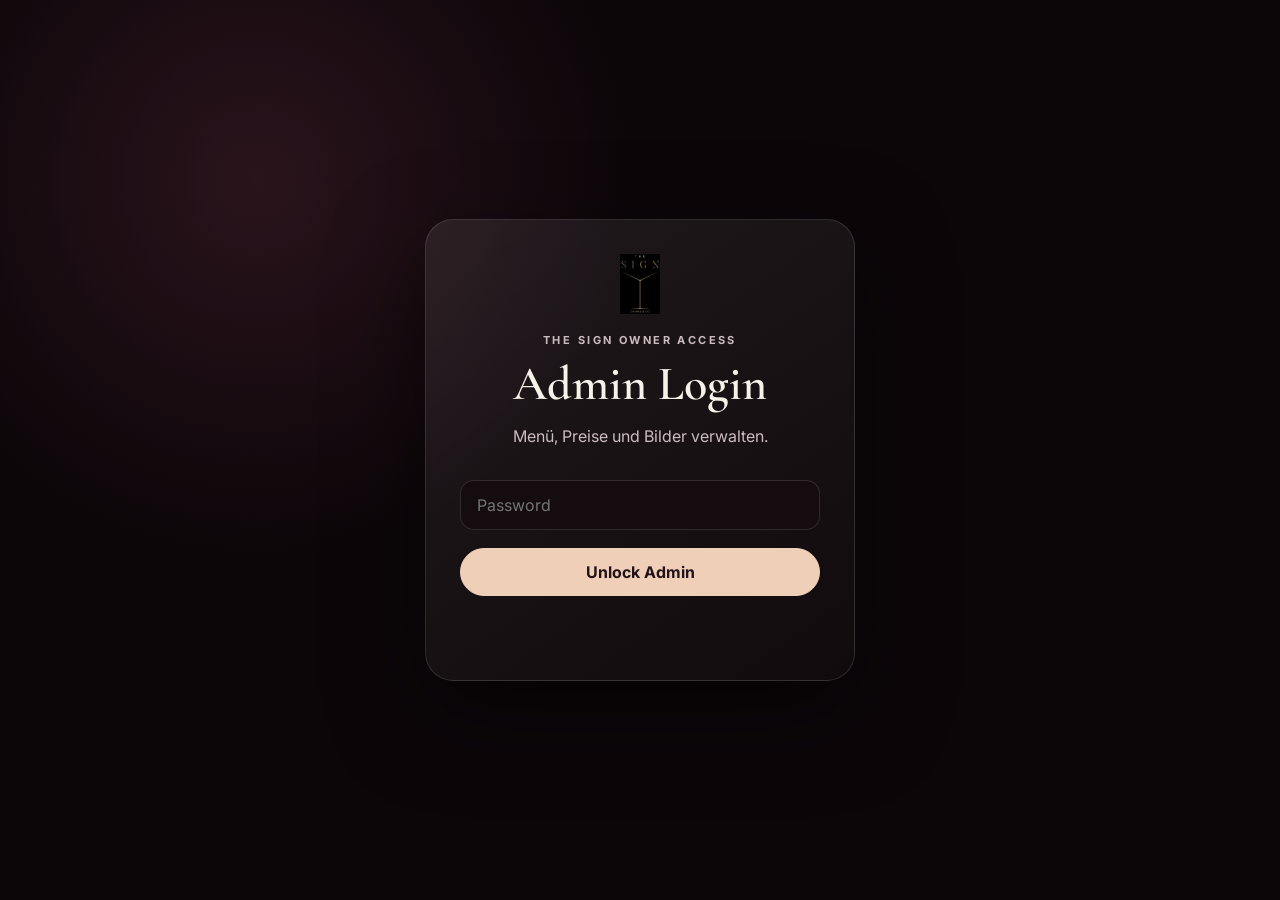
<file: admin.html>
<!doctype html>
<html lang="de"><head><meta charset="utf-8"><meta name="viewport" content="width=device-width,initial-scale=1">
<title>The Sign Admin Pro</title><link rel="stylesheet" href="style.css"></head>
<body class="admin-v12 admin-locked">
<div id="loginGate" class="login-gate">
  <form id="loginForm" class="login-card">
    <img class="logo-mark" src="logo.png" alt="The Sign">
    <p class="eyebrow">THE SIGN OWNER ACCESS</p><h1>Admin Login</h1>
    <p>Menü, Preise und Bilder verwalten.</p>
    <input id="adminPassword" type="password" autocomplete="current-password" placeholder="Password" required>
    <button class="primary full" type="submit">Unlock Admin</button><p id="loginError" class="login-error"></p>
  </form>
</div>
<div id="adminApp" hidden>
<header class="admin-head"><a class="brand" href="index.html"><img class="logo-mark" src="logo.png" alt="The Sign"><span><b>The Sign</b><small>Admin Pro V13</small></span></a><div class="admin-head-actions"><a class="admin-preview" href="member-admin.html">Member Scanner</a><a class="admin-preview" href="index.html">Menü ansehen ↗</a></div></header>
<main class="admin-pro-shell">
<section class="admin-pro-hero"><div><p class="eyebrow">OWNER CONTROL PANEL</p><h1>Digital Menu verwalten</h1><p>Produkte hinzufügen, Preise ändern, ausblenden und Bilder hinterlegen.</p></div><div class="admin-local-warning"><b>Wichtig</b><span>„Lokal speichern“ aktualisiert dieses Gerät sofort. Für die öffentliche Website: „Website-Daten herunterladen“ klicken und die Datei live-menu-data.js in GitHub ersetzen.</span></div></section>

<div class="admin-pro-toolbar">
  <button id="addItem" class="primary">+ Neues Produkt</button>
  <button id="saveAll">Lokal speichern</button>
  <button id="publishData" class="primary">Website-Daten herunterladen</button>
  <button id="exportBtn">Backup exportieren</button>
  <label class="file-button">Backup importieren<input type="file" id="importFile" accept=".json"></label>
  <button id="resetBtn" class="danger-soft">Original wiederherstellen</button>
</div>

<div class="admin-pro-filters">
  <input id="adminSearch" type="search" placeholder="Produkt suchen…">
  <select id="typeFilter"><option value="all">Alle Bereiche</option><option value="cocktail">Cocktails</option><option value="catalog">Drinks & Essen</option></select>
  <select id="categoryFilter"><option value="all">Alle Kategorien</option></select>
  <span id="itemCount"></span>
</div>

<div id="editorList" class="admin-editor-list"></div>
</main>
<div id="status" class="admin-status">Gespeichert</div>
</div>

<script src="menu-data.js"></script><script src="live-menu-data.js"></script><script src="v11-data.js"></script><script src="shared.js"></script>
<script>
const ADMIN_PASSWORD_HASH="75db4c6d77590c809ea70760e0025eccb754294dca0f5455eacd1fd7528aad87";
const ADMIN_SESSION_KEY="the-sign-admin-unlocked";
let menuData=loadMenuData();
let catalogData=loadCatalogData();

const $=id=>document.getElementById(id);
const esc=s=>String(s??'').replaceAll('&','&amp;').replaceAll('"','&quot;').replaceAll('<','&lt;').replaceAll('>','&gt;');
const slug=s=>String(s||'item').normalize('NFD').replace(/[\u0300-\u036f]/g,'').toLowerCase().replace(/[^a-z0-9]+/g,'-').replace(/^-|-$/g,'');
function allRecords(){
 return [
  ...menuData.drinks.map(x=>({source:'cocktail',data:x})),
  ...catalogData.map(x=>({source:'catalog',data:x}))
 ];
}
function categories(){return [...new Set(allRecords().map(x=>x.data.category).filter(Boolean))].sort()}
function updateCategoryFilter(){
 const selected=$('categoryFilter').value;
 $('categoryFilter').innerHTML='<option value="all">Alle Kategorien</option>'+categories().map(c=>`<option value="${esc(c)}">${esc(c)}</option>`).join('');
 if([...$('categoryFilter').options].some(o=>o.value===selected))$('categoryFilter').value=selected;
}
function recordCard(rec){
 const d=rec.data, isCocktail=rec.source==='cocktail';
 const img=d.image||(isCocktail?`images/cocktails/${slug(d.name)}.jpg`:'');
 return `<article class="admin-product" data-source="${rec.source}" data-id="${esc(d.id)}">
  <div class="admin-product-top">
   <div class="admin-thumb"><img src="${esc(img)}" alt="" onerror="this.style.display='none'"><span>PHOTO</span></div>
   <div class="admin-product-title"><span class="admin-source">${isCocktail?'COCKTAIL':'MENU ITEM'}</span><h2>${esc(d.name||'Neues Produkt')}</h2><small>${esc(d.category||'Ohne Kategorie')} · ${euro(d.price||0)}</small></div>
   <label class="admin-visible"><input class="f-visible" type="checkbox" ${d.visible!==false?'checked':''}><span>Sichtbar</span></label>
   <button type="button" class="admin-collapse" aria-label="Öffnen">⌄</button>
  </div>
  <div class="admin-product-body">
   <div class="admin-form-grid">
    <label>Name<input class="f-name" value="${esc(d.name)}"></label>
    <label>Preis (€)<input class="f-price" type="number" min="0" step="0.1" value="${Number(d.price)||0}"></label>
    <label>Kategorie EN<input class="f-category" value="${esc(d.category)}"></label>
    <label>Kategorie DE<input class="f-category-de" value="${esc(d.category_de)}"></label>
    <label>Reihenfolge<input class="f-sort" type="number" value="${d.sort??999}"></label>
    <label>Menge / Größe<input class="f-volume" value="${esc(d.volume||'')}" placeholder="z. B. 0,33 l"></label>
    <label class="wide">Beschreibung EN<textarea class="f-desc">${esc(d.desc||'')}</textarea></label>
    <label class="wide">Beschreibung DE<textarea class="f-desc-de">${esc(d.desc_de||'')}</textarea></label>
    <label>Allergene<input class="f-allergens" value="${esc(d.allergens||'')}"></label>
    <label class="wide">Bildpfad / Bild-URL<input class="f-image" value="${esc(d.image||'')}" placeholder="images/food/example.jpg"></label>
    <label class="wide upload-label">Bild in diesem Browser auswählen<input class="f-upload" type="file" accept="image/*"><small>Nur lokal gespeichert; für alle Gäste das Bild später in GitHub hochladen.</small></label>
   </div>
   <div class="admin-card-actions"><button type="button" class="duplicateItem">Duplizieren</button><button type="button" class="deleteItem danger-soft">Löschen</button></div>
  </div>
 </article>`;
}
function render(){
 updateCategoryFilter();
 const q=$('adminSearch').value.trim().toLowerCase(), type=$('typeFilter').value, cat=$('categoryFilter').value;
 const rows=allRecords().filter(r=>{
  const d=r.data, hay=[d.name,d.category,d.category_de,d.desc,d.desc_de].join(' ').toLowerCase();
  return (!q||hay.includes(q))&&(type==='all'||r.source===type)&&(cat==='all'||d.category===cat);
 }).sort((a,b)=>bySort(a.data,b.data));
 $('editorList').innerHTML=rows.map(recordCard).join('');
 $('itemCount').textContent=`${rows.length} Produkte`;
}
function findRecord(card){
 const list=card.dataset.source==='cocktail'?menuData.drinks:catalogData;
 return list.find(x=>x.id===card.dataset.id);
}
function collectCard(card){
 const d=findRecord(card); if(!d)return;
 d.visible=card.querySelector('.f-visible').checked;
 d.name=card.querySelector('.f-name').value.trim()||'Unnamed item';
 d.price=Number(card.querySelector('.f-price').value)||0;
 d.category=card.querySelector('.f-category').value.trim();
 d.category_de=card.querySelector('.f-category-de').value.trim();
 d.sort=Number(card.querySelector('.f-sort').value)||999;
 d.volume=card.querySelector('.f-volume').value.trim();
 d.desc=card.querySelector('.f-desc').value.trim(); d.desc_de=card.querySelector('.f-desc-de').value.trim();
 d.allergens=card.querySelector('.f-allergens').value.trim(); d.image=card.querySelector('.f-image').value.trim();
}
function collectAll(){document.querySelectorAll('.admin-product').forEach(collectCard)}
function save(show=true){collectAll();saveMenuData(menuData);saveCatalogData(catalogData);if(show){$('status').classList.add('show');setTimeout(()=>$('status').classList.remove('show'),1200)}}
function makeNew(){
 const now=Date.now();
 catalogData.push({id:'item-'+now,name:'Neues Produkt',category:'Kitchen',category_de:'Küche',price:0,volume:'',desc:'',desc_de:'',allergens:'',image:'',visible:true,sort:999});
 save(false);$('adminSearch').value='';$('typeFilter').value='catalog';$('categoryFilter').value='all';render();
 const card=document.querySelector(`[data-id="item-${now}"]`);card?.scrollIntoView({behavior:'smooth',block:'center'});card?.classList.add('expanded');card?.querySelector('.f-name')?.select();
}
$('editorList').addEventListener('click',e=>{
 const card=e.target.closest('.admin-product');if(!card)return;
 if(e.target.closest('.admin-collapse')||e.target.closest('.admin-product-title')||e.target.closest('.admin-thumb')){card.classList.toggle('expanded');return}
 if(e.target.closest('.deleteItem')){
  if(!confirm('Dieses Produkt wirklich löschen?'))return;
  const list=card.dataset.source==='cocktail'?menuData.drinks:catalogData;
  const idx=list.findIndex(x=>x.id===card.dataset.id);if(idx>=0)list.splice(idx,1);save(false);render();return;
 }
 if(e.target.closest('.duplicateItem')){
  collectCard(card);const d=findRecord(card),copy=JSON.parse(JSON.stringify(d));copy.id=(card.dataset.source==='cocktail'?'drink-':'item-')+Date.now();copy.name+=' Copy';copy.sort=(Number(copy.sort)||999)+1;
  (card.dataset.source==='cocktail'?menuData.drinks:catalogData).push(copy);save(false);render();return;
 }
});
$('editorList').addEventListener('change',e=>{
 if(!e.target.matches('.f-upload'))return;const file=e.target.files[0];if(!file)return;
 if(file.size>850000){alert('Bild ist zu groß. Bitte unter 850 KB verwenden.');e.target.value='';return}
 const card=e.target.closest('.admin-product'),reader=new FileReader();
 reader.onload=()=>{card.querySelector('.f-image').value=reader.result;const img=card.querySelector('.admin-thumb img');img.src=reader.result;img.style.display='block'};reader.readAsDataURL(file);
});
function downloadWebsiteData(){
 collectAll();save(false);
 const js='// Published from The Sign Admin on '+new Date().toISOString()+'\nwindow.LIVE_MENU_DATA='+JSON.stringify(menuData,null,2)+';\nwindow.LIVE_CATALOG_DATA='+JSON.stringify(catalogData,null,2)+';\n';
 const blob=new Blob([js],{type:'text/javascript;charset=utf-8'}),a=document.createElement('a');
 a.href=URL.createObjectURL(blob);a.download='live-menu-data.js';a.click();URL.revokeObjectURL(a.href);
 alert('live-menu-data.js wurde erstellt. Diese Datei in GitHub hochladen und die vorhandene Datei ersetzen.');
}
$('saveAll').onclick=()=>save();$('publishData').onclick=downloadWebsiteData;$('addItem').onclick=makeNew;
['adminSearch','typeFilter','categoryFilter'].forEach(id=>$(id).addEventListener(id==='adminSearch'?'input':'change',render));
$('exportBtn').onclick=()=>{collectAll();const payload={version:'V12',exportedAt:new Date().toISOString(),menuData,catalogData};const blob=new Blob([JSON.stringify(payload,null,2)],{type:'application/json'});const a=document.createElement('a');a.href=URL.createObjectURL(blob);a.download=`the-sign-menu-backup-${new Date().toISOString().slice(0,10)}.json`;a.click();URL.revokeObjectURL(a.href)};
$('importFile').onchange=async()=>{const f=$('importFile').files[0];if(!f)return;try{const p=JSON.parse(await f.text());if(!p.menuData?.drinks||!Array.isArray(p.catalogData))throw Error();menuData=p.menuData;catalogData=p.catalogData;save(false);render();alert('Backup importiert.')}catch{alert('Ungültige Backup-Datei.')}};
$('resetBtn').onclick=()=>{if(confirm('Alle lokalen Änderungen löschen und Original wiederherstellen?')){resetMenuData();resetCatalogData();menuData=loadMenuData();catalogData=loadCatalogData();render();save(false)}};
async function sha256(text){const bytes=new TextEncoder().encode(text),hash=await crypto.subtle.digest('SHA-256',bytes);return [...new Uint8Array(hash)].map(b=>b.toString(16).padStart(2,'0')).join('')}
function unlockAdmin(){document.body.classList.remove('admin-locked');$('loginGate').hidden=true;$('adminApp').hidden=false;render()}
if(sessionStorage.getItem(ADMIN_SESSION_KEY)==='yes')unlockAdmin();
$('loginForm').addEventListener('submit',async e=>{e.preventDefault();$('loginError').textContent='';if(await sha256($('adminPassword').value)===ADMIN_PASSWORD_HASH){sessionStorage.setItem(ADMIN_SESSION_KEY,'yes');unlockAdmin()}else{$('loginError').textContent='Incorrect password / Falsches Passwort';$('adminPassword').select()}});
</script></body></html>
</file>
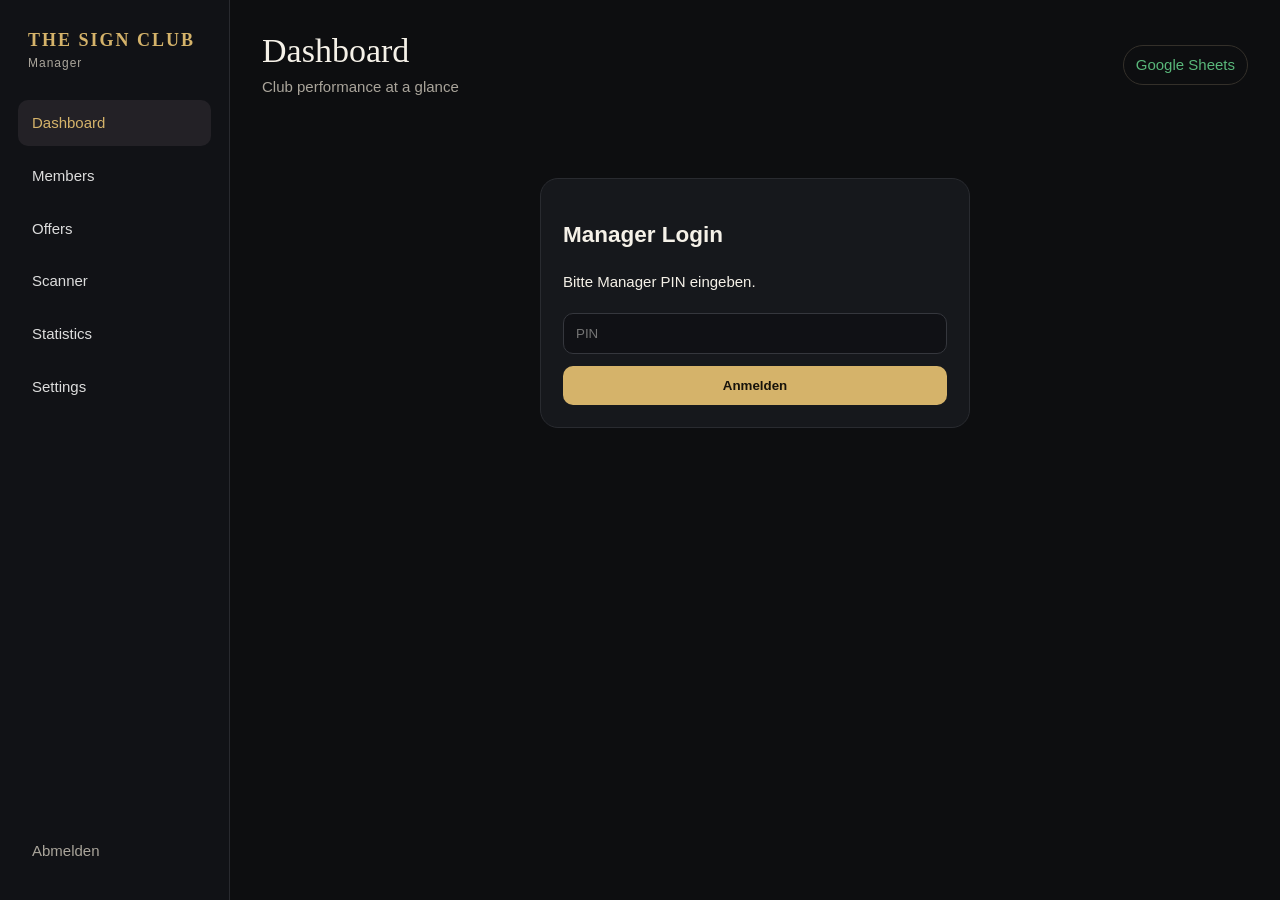
<file: club-manager.html>
<!doctype html><html lang="de"><head><meta charset="utf-8"><meta name="viewport" content="width=device-width,initial-scale=1"><title>THE SIGN CLUB Manager</title><link rel="stylesheet" href="club-manager.css"></head><body>
<div class="shell">
  <aside><div class="brand">THE SIGN CLUB<small>Manager</small></div><nav>
    <button data-view="dashboard" class="active">Dashboard</button><button data-view="members">Members</button><button data-view="offers">Offers</button><a href="member-admin.html">Scanner</a><button data-view="statistics">Statistics</button><button data-view="settings">Settings</button>
  </nav><button id="logout" class="logout">Abmelden</button></aside>
  <main><header><div><h1 id="title">Dashboard</h1><p id="subtitle">Club performance at a glance</p></div><span id="connection">Google Sheets</span></header>
    <section id="login" class="login card"><h2>Manager Login</h2><p>Bitte Manager PIN eingeben.</p><input id="pin" type="password" inputmode="text" autocapitalize="characters" placeholder="PIN"><button id="loginBtn" class="gold">Anmelden</button><div id="loginError"></div></section>
    <div id="app" hidden>
      <section id="dashboard" class="view"></section>
      <section id="members" class="view" hidden><div class="toolbar"><input id="memberSearch" placeholder="Name, Telefon, E-Mail oder Member ID"><button id="memberSearchBtn">Suchen</button></div><div class="table-wrap"><table><thead><tr><th>Member</th><th>Telefon</th><th>E-Mail</th><th>Birthday</th><th>Visits</th><th>Status</th></tr></thead><tbody id="memberRows"></tbody></table></div></section>
      <section id="offers" class="view" hidden><div class="toolbar"><button id="newOffer" class="gold">+ Neues Angebot</button></div><div id="offerCards" class="offer-grid"></div></section>
      <section id="statistics" class="view" hidden><div class="card"><h2>Statistics</h2><p>Die wichtigsten Kennzahlen werden im Dashboard angezeigt. Detaillierte Diagramme folgen in der nächsten Ausbaustufe.</p></div></section>
      <section id="settings" class="view" hidden><div class="settings-grid"><label>Staff PIN<input id="staffPin"></label><label>Welcome gültig (Tage)<input id="welcomeDays" type="number" min="1" max="365"></label><label>Neue Manager PIN (leer lassen = unverändert)<input id="newManagerPin" type="password" placeholder="mind. 6 Zeichen" autocomplete="new-password"></label><label>Sicherheits-Alarm E-Mail<input id="alertEmail" type="email" placeholder="leer = dein Google-Konto"></label><button id="saveSettings" class="gold">Speichern</button></div><h3>Letzte Sicherheitsereignisse</h3><div class="table-wrap"><table><thead><tr><th>Zeit</th><th>Typ</th><th>Details</th><th>Fehlversuche</th></tr></thead><tbody id="securityRows"></tbody></table></div></section>
    </div>
  </main>
</div>
<dialog id="offerDialog"><form method="dialog" id="offerForm"><div class="dialog-head"><h2>Angebot bearbeiten</h2><button value="cancel">×</button></div><input type="hidden" id="offerId"><div class="form-grid">
<label>Typ<select id="offerType"><option>Welcome</option><option>Birthday</option><option>Monthly Deal</option><option>Loyalty Reward</option><option>Event</option><option>General Promotion</option></select></label>
<label>Name DE<input id="nameDe" required></label><label>Name EN<input id="nameEn"></label><label>Produkt / Drink<input id="product"></label>
<label>Beschreibung DE<textarea id="descDe"></textarea></label><label>Beschreibung EN<textarea id="descEn"></textarea></label>
<label>Bild URL<input id="imageUrl"></label><label>Startdatum<input id="startDate" type="date"></label><label>Enddatum<input id="endDate" type="date"></label>
<label>Member Preis<input id="memberPrice" type="number" step="0.01"></label><label>Normalpreis<input id="normalPrice" type="number" step="0.01"></label>
<label class="check"><input id="memberOnly" type="checkbox" checked> Nur Mitglieder</label><label class="check"><input id="offerActive" type="checkbox" checked> Aktiv</label>
</div><div class="actions"><button value="cancel">Abbrechen</button><button id="saveOffer" value="default" class="gold">Speichern</button></div></form></dialog>
<script src="club-api.js"></script><script src="club-manager.js"></script></body></html>
</file>
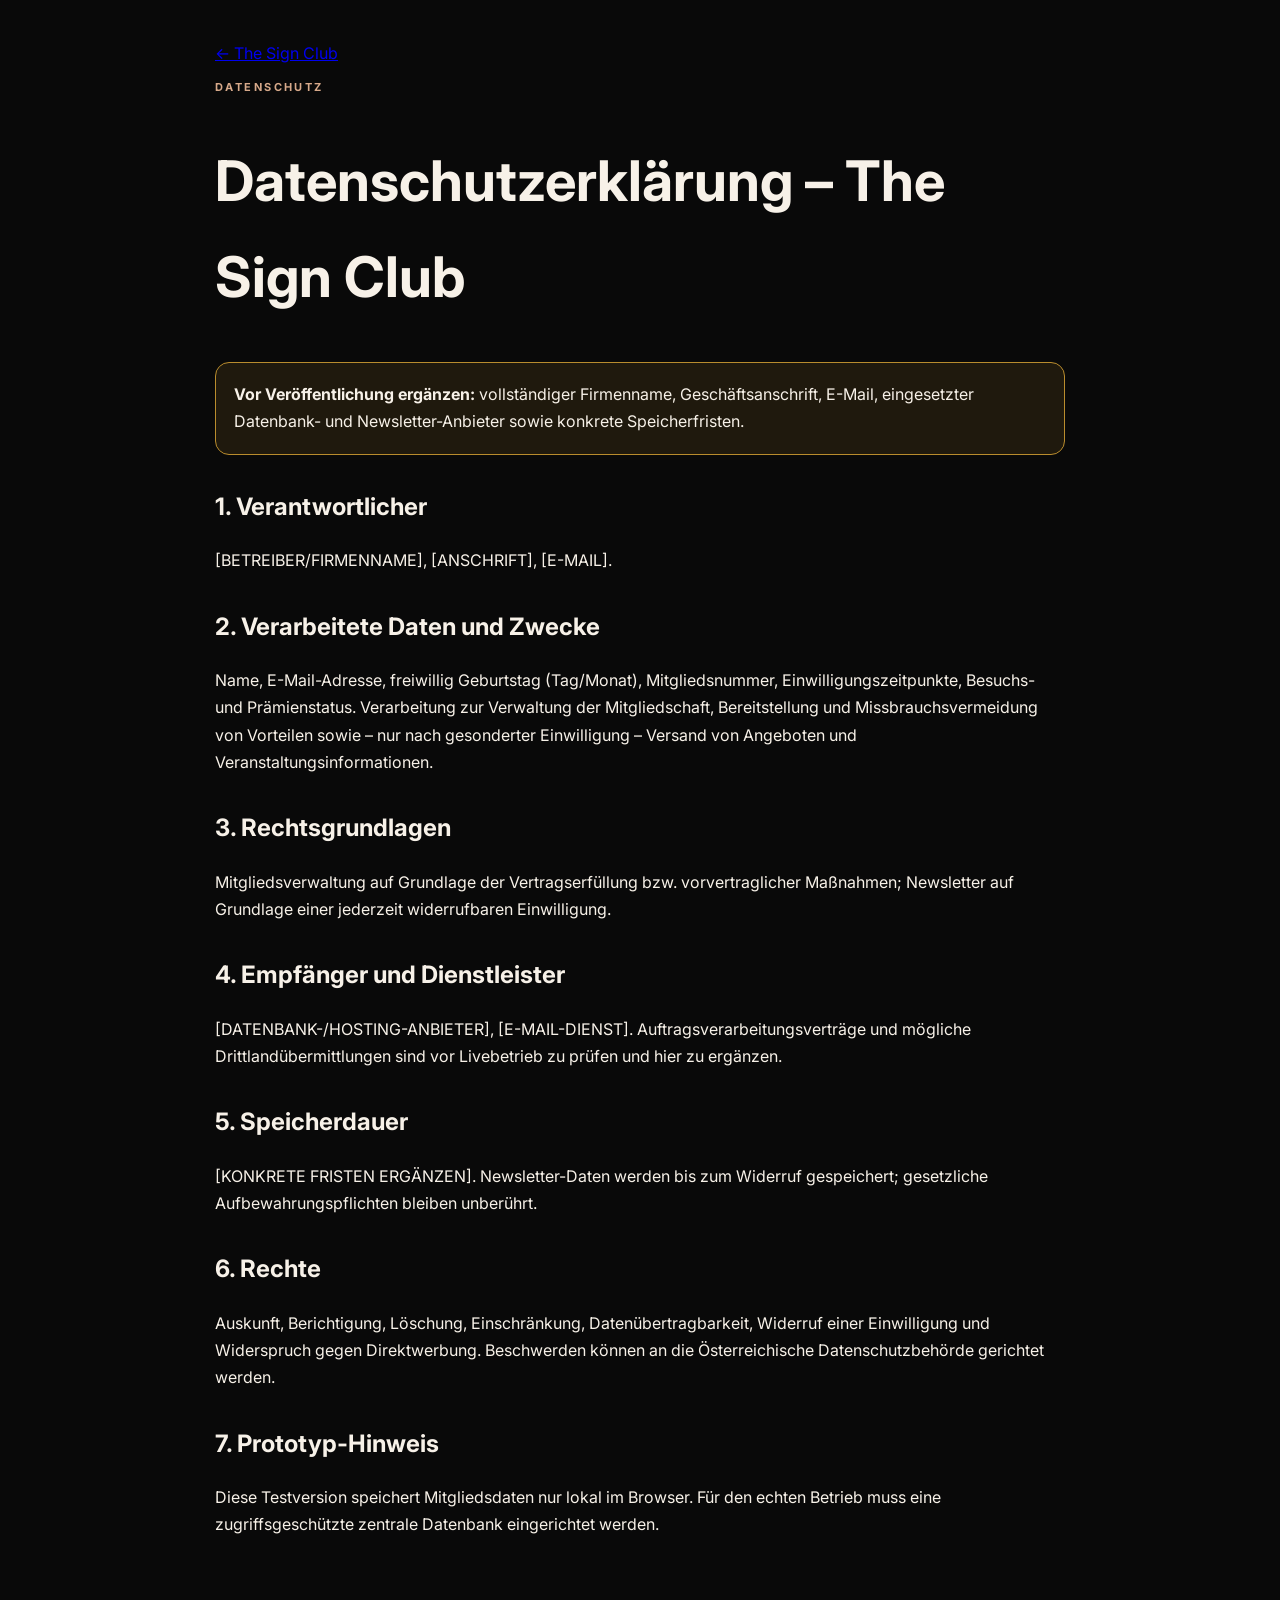
<file: datenschutz-club.html>
<!doctype html><html lang="de"><head><meta charset="utf-8"><meta name="viewport" content="width=device-width,initial-scale=1"><title>Datenschutz – The Sign Club</title><link rel="stylesheet" href="style.css"></head><body class="club-page"><main class="privacy-shell"><a href="member.html">← The Sign Club</a><p class="eyebrow">DATENSCHUTZ</p><h1>Datenschutzerklärung – The Sign Club</h1><div class="privacy-warning"><b>Vor Veröffentlichung ergänzen:</b> vollständiger Firmenname, Geschäftsanschrift, E-Mail, eingesetzter Datenbank- und Newsletter-Anbieter sowie konkrete Speicherfristen.</div><h2>1. Verantwortlicher</h2><p>[BETREIBER/FIRMENNAME], [ANSCHRIFT], [E-MAIL].</p><h2>2. Verarbeitete Daten und Zwecke</h2><p>Name, E-Mail-Adresse, freiwillig Geburtstag (Tag/Monat), Mitgliedsnummer, Einwilligungszeitpunkte, Besuchs- und Prämienstatus. Verarbeitung zur Verwaltung der Mitgliedschaft, Bereitstellung und Missbrauchsvermeidung von Vorteilen sowie – nur nach gesonderter Einwilligung – Versand von Angeboten und Veranstaltungsinformationen.</p><h2>3. Rechtsgrundlagen</h2><p>Mitgliedsverwaltung auf Grundlage der Vertragserfüllung bzw. vorvertraglicher Maßnahmen; Newsletter auf Grundlage einer jederzeit widerrufbaren Einwilligung.</p><h2>4. Empfänger und Dienstleister</h2><p>[DATENBANK-/HOSTING-ANBIETER], [E-MAIL-DIENST]. Auftragsverarbeitungsverträge und mögliche Drittlandübermittlungen sind vor Livebetrieb zu prüfen und hier zu ergänzen.</p><h2>5. Speicherdauer</h2><p>[KONKRETE FRISTEN ERGÄNZEN]. Newsletter-Daten werden bis zum Widerruf gespeichert; gesetzliche Aufbewahrungspflichten bleiben unberührt.</p><h2>6. Rechte</h2><p>Auskunft, Berichtigung, Löschung, Einschränkung, Datenübertragbarkeit, Widerruf einer Einwilligung und Widerspruch gegen Direktwerbung. Beschwerden können an die Österreichische Datenschutzbehörde gerichtet werden.</p><h2>7. Prototyp-Hinweis</h2><p>Diese Testversion speichert Mitgliedsdaten nur lokal im Browser. Für den echten Betrieb muss eine zugriffsgeschützte zentrale Datenbank eingerichtet werden.</p></main></body></html>
</file>
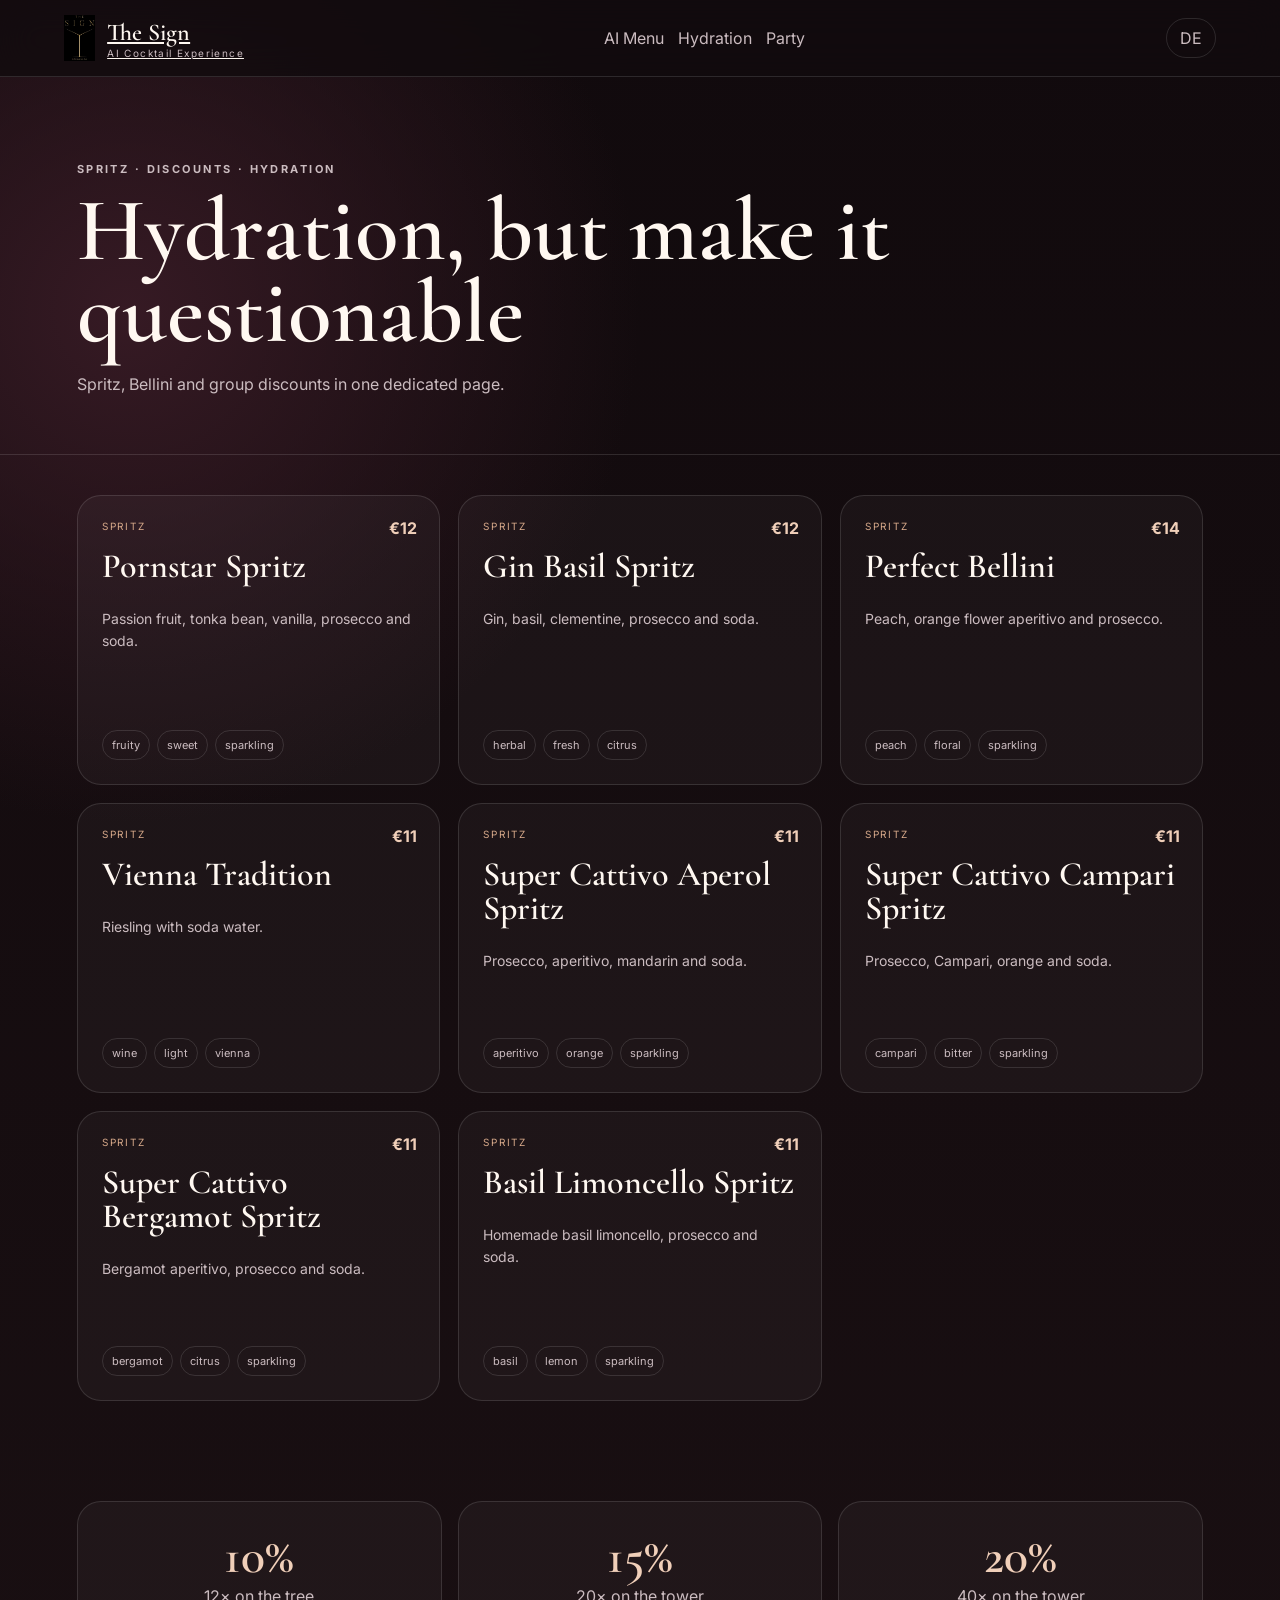
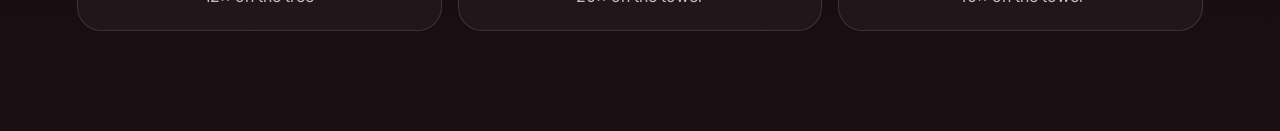
<file: hydration.html>
<!doctype html>
<html lang="en"><head><meta charset="utf-8"><meta name="viewport" content="width=device-width,initial-scale=1">
<title>Hydration — The Sign</title><link rel="stylesheet" href="style.css"></head>
<body class="page-shell">
<header><a class="brand" href="index.html"><img class="logo-mark" src="logo.png" alt="The Sign"><span><b>The Sign</b><small>AI Cocktail Experience</small></span></a>
<div class="nav-links"><a href="index.html">AI Menu</a><a href="hydration.html">Hydration</a><a href="party.html">Party</a></div>
<button id="langBtn" class="pill">DE</button></header>
<section class="page-hero"><p class="eyebrow">SPRITZ · DISCOUNTS · HYDRATION</p><h1 id="pageTitle"></h1><p id="pageLead"></p></section>
<section id="pageGrid" class="page-grid"></section>
<section id="discountBoard" class="discount-board"></section>
<script src="menu-data.js"></script><script src="shared.js"></script>
<script>
let data=loadMenuData(),lang=activeLang();
const ids=data.hydration_ids;
function render(){
 document.documentElement.lang=lang;
 langBtn.textContent=lang==='en'?'DE':'EN';
 pageTitle.textContent=lang==='en'?data.settings.hydrationPageTitle_en:data.settings.hydrationPageTitle_de;
 pageLead.textContent=lang==='en'?'Spritz, Bellini and group discounts in one dedicated page.':'Spritz, Bellini und Gruppenrabatte auf einer eigenen Seite.';
 const drinks=ids.map(id=>data.drinks.find(d=>d.id===id)).filter(Boolean).filter(d=>d.visible!==false).sort(bySort);
 pageGrid.innerHTML=drinks.map(d=>`<article class="special-card"><span class="cat">${lang==='de'?d.category_de:d.category}</span><span class="price">${euro(d.price)}</span><h3>${d.name}</h3><p>${lang==='de'?d.desc_de:d.desc}</p><div class="tags">${(lang==='de'?d.tags_de:d.tags).map(t=>`<span>${t}</span>`).join('')}</div></article>`).join('');
 discountBoard.innerHTML=data.settings.discounts.map(x=>`<article class="discount-card"><b>${x.value}%</b><span>${lang==='en'?x.label_en:x.label_de}</span></article>`).join('');
}
langBtn.onclick=()=>{lang=lang==='en'?'de':'en';setActiveLang(lang);render()};
window.addEventListener('storage',()=>{data=loadMenuData();render()});
render();
</script></body></html>
</file>
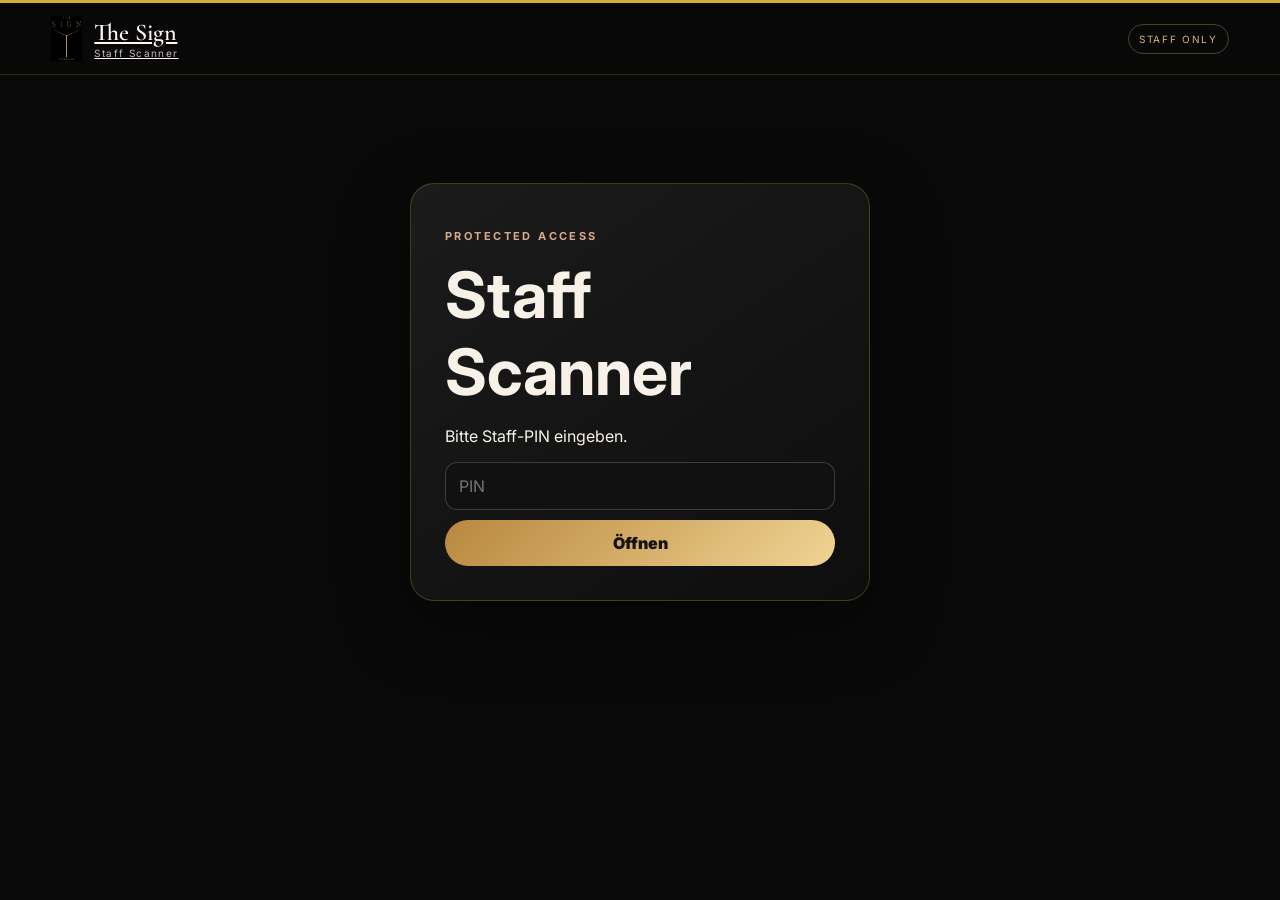
<file: member-admin.html>
<!doctype html><html lang="de"><head><meta charset="utf-8"><meta name="viewport" content="width=device-width,initial-scale=1,viewport-fit=cover"><title>Staff Scanner · THE SIGN CLUB</title><link rel="stylesheet" href="style.css"></head>
<body class="club-page staff-page"><header class="club-header"><a href="index.html" class="brand"><img class="logo-mark" src="logo.png" alt="The Sign"><span><b>The Sign</b><small>Staff Scanner</small></span></a><span class="staff-only-label">STAFF ONLY</span></header>
<main class="club-shell staff-shell">
<section id="staffLogin" class="club-card staff-login"><p class="eyebrow">PROTECTED ACCESS</p><h1>Staff Scanner</h1><p>Bitte Staff-PIN eingeben.</p><input id="staffPin" type="password" inputmode="text" autocapitalize="characters" placeholder="PIN"><button id="staffLoginBtn" class="primary full club-gold-button">Öffnen</button><p id="staffLoginError" class="club-error" hidden>Falscher PIN</p></section>
<section id="scannerArea" hidden><section class="club-hero staff-hero"><p class="eyebrow">THE SIGN CLUB</p><h1>Staff Scanner</h1><p>Scan · Ergebnis · Bestätigen</p></section>
<section class="club-card scanner-card"><button id="startScan" class="primary full club-gold-button">▣ QR-Code scannen</button><video id="scanVideo" class="scan-video" playsinline hidden></video><div class="manual-code"><span>Computer-Test</span><input id="tokenInput" placeholder="QR-Link oder Token einfügen"><button id="checkToken" class="secondary full">Prüfen</button></div></section>
<section id="scanResult" class="club-card scan-result-card" hidden></section></section>
</main><script src="club-api.js"></script><script src="member-admin.js"></script></body></html>
</file>
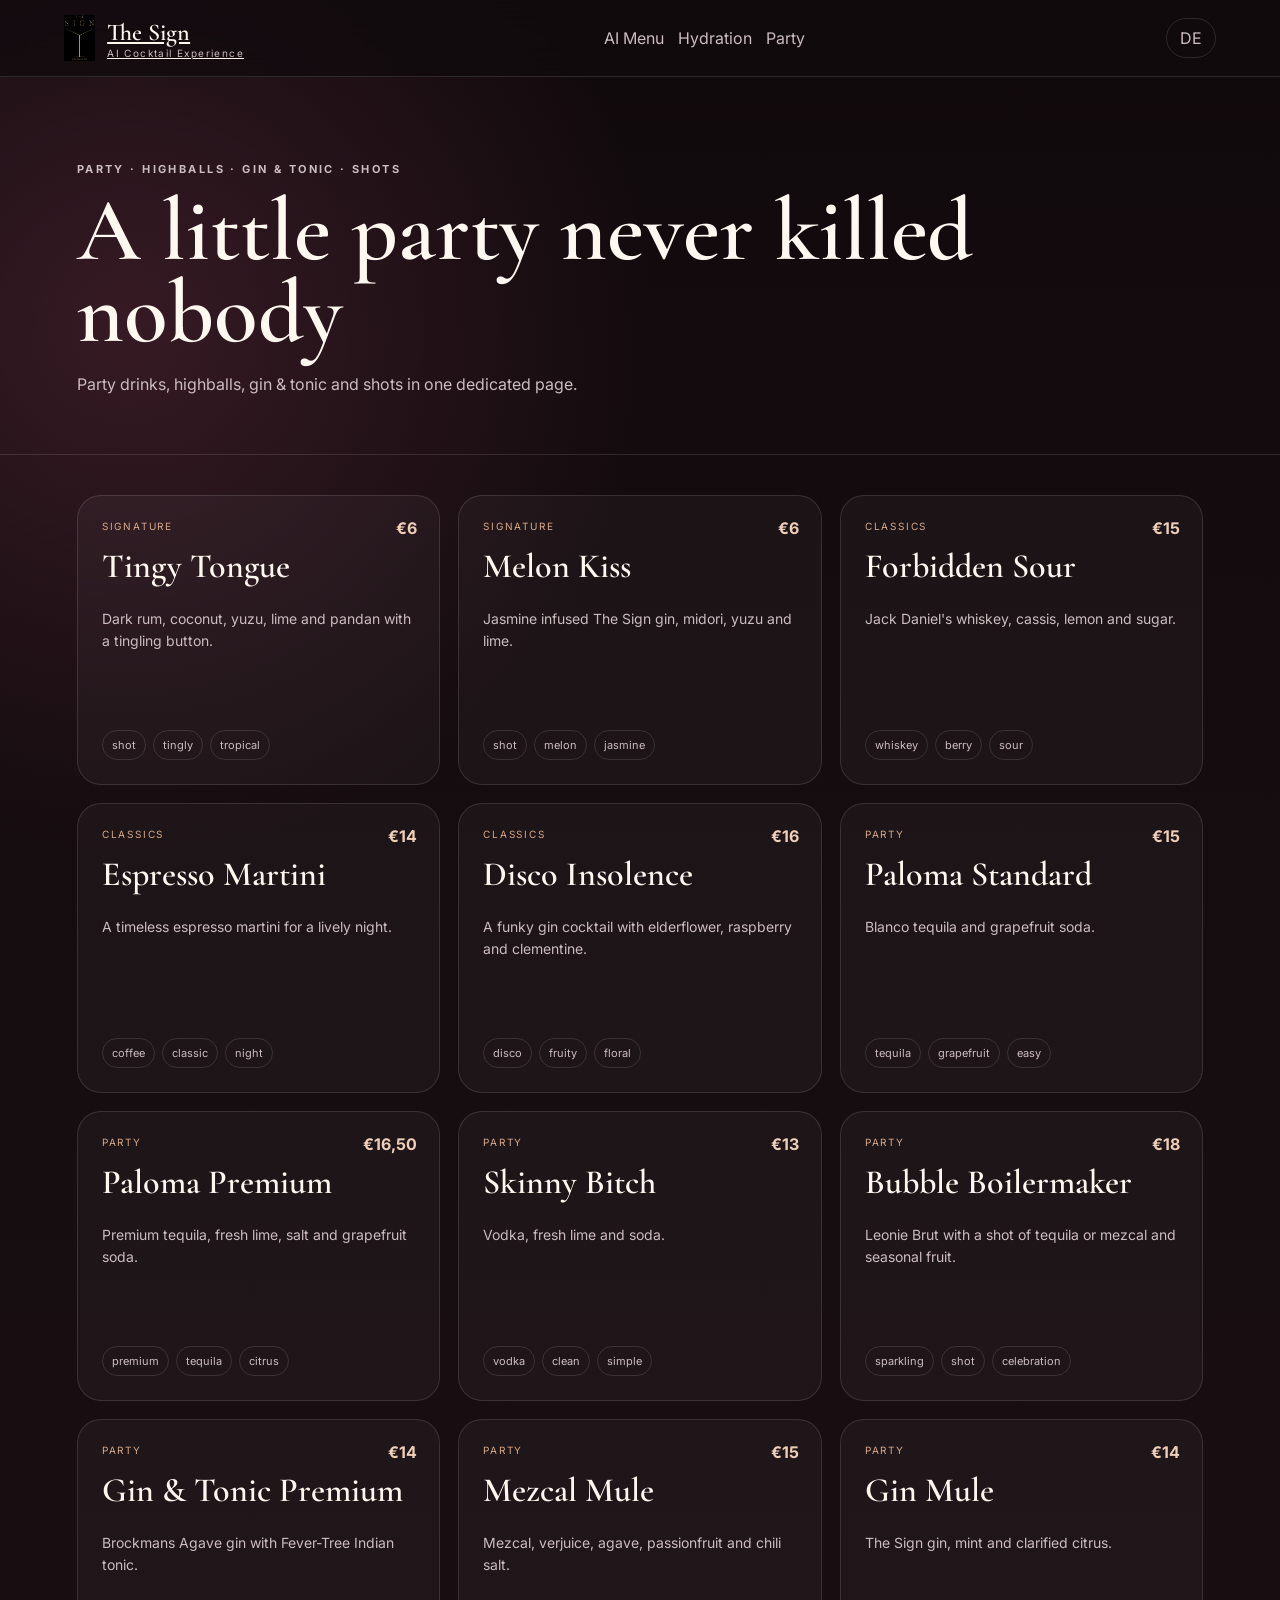
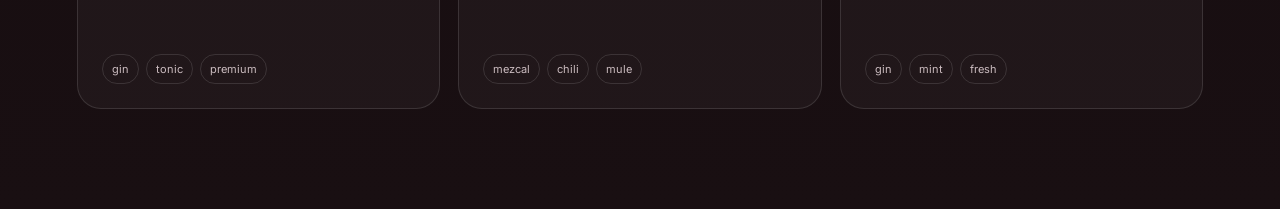
<file: party.html>
<!doctype html>
<html lang="en"><head><meta charset="utf-8"><meta name="viewport" content="width=device-width,initial-scale=1">
<title>Party — The Sign</title><link rel="stylesheet" href="style.css"></head>
<body class="page-shell">
<header><a class="brand" href="index.html"><img class="logo-mark" src="logo.png" alt="The Sign"><span><b>The Sign</b><small>AI Cocktail Experience</small></span></a>
<div class="nav-links"><a href="index.html">AI Menu</a><a href="hydration.html">Hydration</a><a href="party.html">Party</a></div>
<button id="langBtn" class="pill">DE</button></header>
<section class="page-hero"><p class="eyebrow">PARTY · HIGHBALLS · GIN & TONIC · SHOTS</p><h1 id="pageTitle"></h1><p id="pageLead"></p></section>
<section id="pageGrid" class="page-grid"></section>

<script src="menu-data.js"></script><script src="shared.js"></script>
<script>
let data=loadMenuData(),lang=activeLang();
const ids=data.party_ids;
function render(){
 document.documentElement.lang=lang;
 langBtn.textContent=lang==='en'?'DE':'EN';
 pageTitle.textContent=lang==='en'?data.settings.partyPageTitle_en:data.settings.partyPageTitle_de;
 pageLead.textContent=lang==='en'?'Party drinks, highballs, gin & tonic and shots in one dedicated page.':'Party-Drinks, Highballs, Gin & Tonic und Shots auf einer eigenen Seite.';
 const drinks=ids.map(id=>data.drinks.find(d=>d.id===id)).filter(Boolean).filter(d=>d.visible!==false).sort(bySort);
 pageGrid.innerHTML=drinks.map(d=>`<article class="special-card"><span class="cat">${lang==='de'?d.category_de:d.category}</span><span class="price">${euro(d.price)}</span><h3>${d.name}</h3><p>${lang==='de'?d.desc_de:d.desc}</p><div class="tags">${(lang==='de'?d.tags_de:d.tags).map(t=>`<span>${t}</span>`).join('')}</div></article>`).join('');
 
}
langBtn.onclick=()=>{lang=lang==='en'?'de':'en';setActiveLang(lang);render()};
window.addEventListener('storage',()=>{data=loadMenuData();render()});
render();
</script></body></html>
</file>
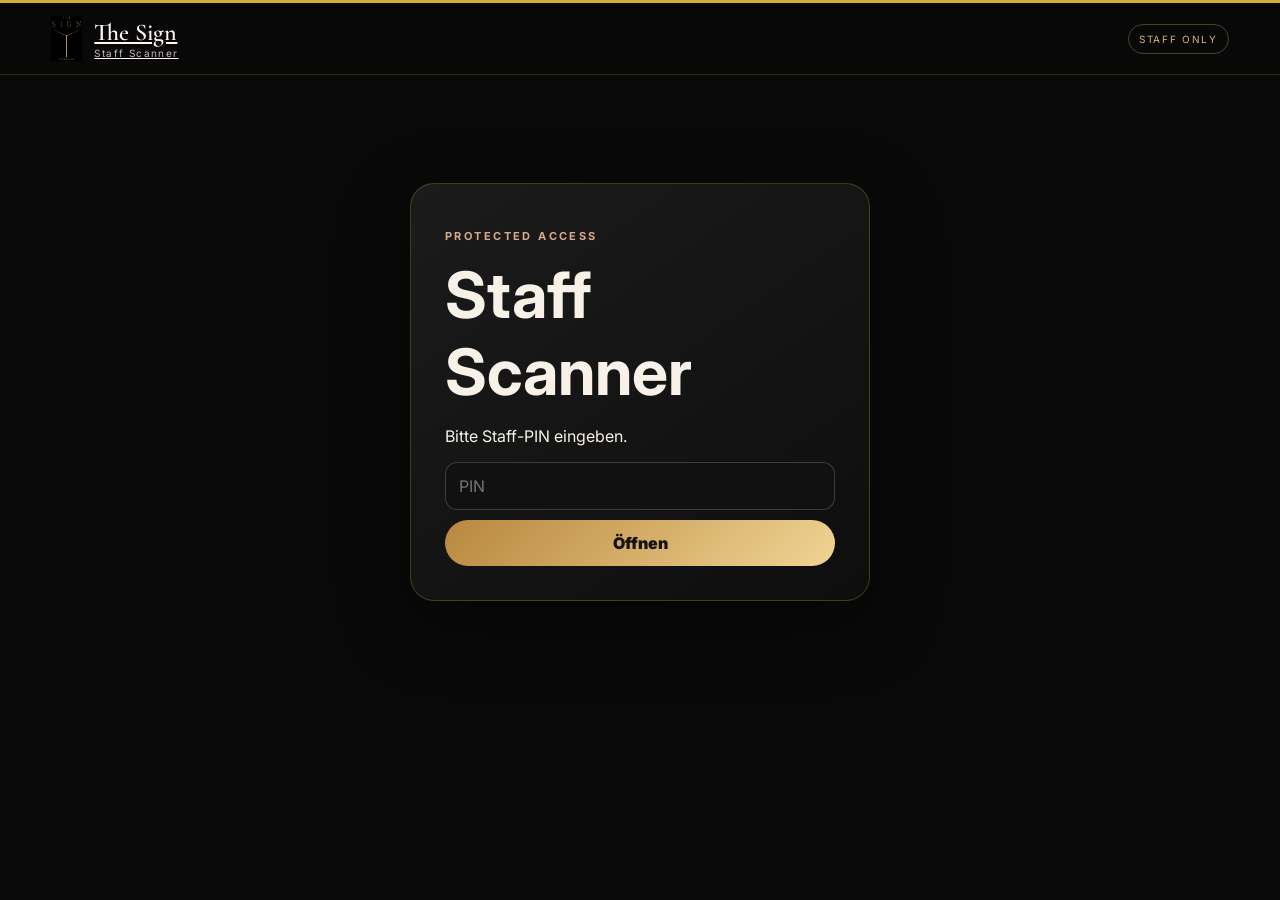
<file: staff.html>
<!doctype html><meta charset='utf-8'><meta name='viewport' content='width=device-width,initial-scale=1'><title>THE SIGN Staff</title><script>location.replace('member-admin.html'+location.search+location.hash)</script>
</file>
<file: style.css>
@import url('https://fonts.googleapis.com/css2?family=Cormorant+Garamond:wght@500;600;700&family=Inter:wght@400;500;600;700&display=swap');
:root{--bg:#120b0e;--card:#211419;--line:rgba(255,255,255,.12);--text:#fff8f1;--muted:#cbbcc0;--accent:#f0cfb9;--gold:#d7a98a}
*{box-sizing:border-box}html{scroll-behavior:smooth}body{margin:0;background:radial-gradient(circle at 10% 18%,#361a24 0,transparent 28%),linear-gradient(180deg,#110a0d,#190f12);color:var(--text);font-family:Inter,sans-serif}button,input{font:inherit}button{cursor:pointer}
header{position:sticky;top:0;z-index:20;display:flex;justify-content:space-between;align-items:center;padding:15px 5vw;background:rgba(18,11,14,.82);backdrop-filter:blur(18px);border-bottom:1px solid var(--line)}
.brand{display:flex;align-items:center;gap:12px;background:none;border:0;color:var(--text);text-align:left}.brand b{display:block;font:600 24px 'Cormorant Garamond'}.brand small{display:block;color:var(--muted);font-size:10px;letter-spacing:.14em}.logo-mark{height:46px;width:auto;flex-shrink:0;display:block;object-fit:contain}
.login-card .logo-mark{margin:0 auto 18px;height:60px}
nav{display:flex;gap:23px}nav button,.pill{background:none;border:0;color:var(--muted)}.pill{border:1px solid var(--line);border-radius:999px;padding:9px 13px}
.hero{min-height:calc(100vh - 74px);padding:70px 6vw;display:grid;grid-template-columns:1.2fr .8fr;gap:60px;align-items:center}.eyebrow{font-size:11px;letter-spacing:.22em;color:var(--gold);font-weight:700}.hero h1,.heading h2{font-family:'Cormorant Garamond';line-height:.9;margin:0}.hero h1{font-size:clamp(58px,8vw,112px)}.lead{font-size:19px;line-height:1.7;color:var(--muted);max-width:680px;margin:26px 0}
.actions,.quick,.filters{display:flex;gap:10px;flex-wrap:wrap}.primary,.secondary,.quick button,.filters button,.order{border-radius:999px;padding:13px 18px;font-weight:700}.primary{background:var(--accent);border:1px solid var(--accent);color:#211217}.secondary,.quick button,.filters button{background:rgba(255,255,255,.03);border:1px solid var(--line);color:var(--text)}.quick{margin-top:28px}.quick button{color:var(--muted);font-weight:500}
.feature{min-height:420px;border:1px solid var(--line);border-radius:28px;background:linear-gradient(0deg,rgba(10,6,7,.18) 0%,rgba(10,6,7,0) 30%),url(lounge.jpg);background-size:cover;background-position:center 38%;position:relative;overflow:hidden;box-shadow:0 30px 60px rgba(0,0,0,.35)}.glass{position:absolute;top:95px;left:50%;transform:translateX(-50%);width:210px;height:230px}.glass i{position:absolute;left:35px;width:140px;height:100px;border:3px solid #fff;border-top:0;clip-path:polygon(0 0,100% 0,72% 100%,28% 100%)}.glass i:after{content:"";position:absolute;inset:36px 12px 8px;background:linear-gradient(#87405d,#e09a78);clip-path:polygon(0 0,100% 0,73% 100%,27% 100%)}.glass b{position:absolute;width:3px;height:95px;background:#fff;left:103px;top:98px}.glass em{position:absolute;width:105px;height:3px;background:#fff;left:52px;top:192px}
.section{padding:92px 6vw}.dark{background:rgba(255,255,255,.025);border-top:1px solid var(--line);border-bottom:1px solid var(--line)}.heading{max-width:900px;margin-bottom:40px}.heading h2{font-size:clamp(44px,6vw,78px)}.heading.split{max-width:none;display:flex;justify-content:space-between;align-items:end;gap:20px}.search{min-width:330px;border:1px solid var(--line);border-radius:999px;background:rgba(255,255,255,.04);padding:13px 16px;color:var(--text)}
.ai-grid{display:grid;grid-template-columns:1.25fr .75fr;gap:26px}.quiz,.result{background:linear-gradient(145deg,rgba(255,255,255,.07),rgba(255,255,255,.025));border:1px solid var(--line);border-radius:28px;padding:28px}.step{display:grid;grid-template-columns:52px 1fr;gap:18px;padding:22px 0;border-bottom:1px solid var(--line)}.step:first-child{padding-top:0}.step>span{font:600 25px 'Cormorant Garamond';color:var(--gold)}.step h3,.result h3,.menu-card h3,.ritual-grid h3{font-family:'Cormorant Garamond';margin:0}.step h3{font-size:28px;margin-bottom:16px}.choices{display:flex;gap:8px;flex-wrap:wrap}.choices input{display:none}.choices b{display:block;border:1px solid var(--line);border-radius:999px;padding:10px 13px;color:var(--muted);font-size:13px}.choices input:checked+b{background:var(--accent);color:#211217}.range{display:flex;justify-content:space-between;color:var(--muted)}#strength{width:100%;accent-color:var(--gold)}.full{width:100%;margin-top:18px}
.result{position:sticky;top:105px;height:max-content}.match{display:inline-block;background:rgba(216,170,139,.14);color:var(--accent);padding:8px 10px;border-radius:999px;font-size:11px;letter-spacing:.12em}.result h3{font-size:52px;margin:18px 0 10px}.result>p:not(.eyebrow){color:var(--muted);line-height:1.6}.bars{display:grid;gap:12px;margin:24px 0}.barrow{display:grid;grid-template-columns:66px 1fr 34px;gap:10px;align-items:center;font-size:12px;color:var(--muted)}.bar{height:7px;background:rgba(255,255,255,.08);border-radius:999px;overflow:hidden}.bar i{display:block;height:100%;background:linear-gradient(90deg,var(--gold),var(--accent))}.result-bottom{display:flex;justify-content:space-between;align-items:center}.result-bottom strong{font-size:34px;color:var(--accent)}.order{width:100%;margin-top:16px;background:#6f3448;color:white;border:1px solid #8d4a61}
.filters{margin-bottom:24px}.filters button.active{background:var(--accent);color:#211217;border-color:var(--accent)}.menu-grid{display:grid;grid-template-columns:repeat(3,1fr);gap:18px}.menu-card{min-height:320px;border:1px solid var(--line);border-radius:24px;padding:24px;background:rgba(255,255,255,.035);display:flex;flex-direction:column;position:relative;transition:.25s}.menu-card:hover{transform:translateY(-5px);border-color:rgba(240,207,185,.55)}.menu-card .cat{color:var(--gold);font-size:10px;letter-spacing:.18em;text-transform:uppercase}.menu-card h3{font-size:35px;margin:18px 0 10px}.menu-card p{color:var(--muted);font-size:14px;line-height:1.6}.menu-card .price{position:absolute;right:22px;top:22px;color:var(--accent);font-weight:700}.tags{display:flex;gap:7px;flex-wrap:wrap;margin-top:auto}.tags span{border:1px solid var(--line);border-radius:999px;padding:7px 9px;color:var(--muted);font-size:11px}.card-order{margin-top:14px;background:transparent;color:var(--accent);border:1px solid rgba(240,207,185,.35);border-radius:999px;padding:10px}
.ritual-grid{display:grid;grid-template-columns:repeat(5,1fr);gap:16px}.ritual-grid article{border-top:1px solid var(--gold);padding-top:17px}.ritual-grid span{color:var(--gold);font-size:11px}.ritual-grid h3{font-size:28px;margin:14px 0}.ritual-grid p{color:var(--muted);font-size:13px;line-height:1.6}
.cart{position:fixed;top:0;right:-420px;width:min(390px,92vw);height:100vh;background:#1a1014;border-left:1px solid var(--line);z-index:40;padding:28px;transition:.3s;box-shadow:-20px 0 60px rgba(0,0,0,.4)}.cart.open{right:0}.cart>button:first-child{position:absolute;right:20px;top:18px;background:none;border:0;color:white;font-size:30px}.cart h2{font:600 42px 'Cormorant Garamond'}.cart-item{display:grid;grid-template-columns:1fr auto auto auto;align-items:center;gap:10px;border-bottom:1px solid var(--line);padding:14px 0;color:var(--muted)}.cart-item>span{color:var(--text)}.qty-control{display:flex;align-items:center;gap:8px}.qty-btn{width:26px;height:26px;border-radius:50%;border:1px solid var(--line);background:none;color:var(--text);font-size:16px;line-height:1;display:flex;align-items:center;justify-content:center;padding:0}.qty-btn:hover{background:rgba(255,255,255,.08)}.cart-item b{min-width:14px;text-align:center;color:var(--text)}.remove-btn{background:none;border:0;color:var(--muted);font-size:18px;padding:0 0 0 4px;line-height:1}.remove-btn:hover{color:var(--text)}.cart-total{display:flex;justify-content:space-between;margin-top:22px;font-size:20px}.cart-fab{position:fixed;right:22px;bottom:22px;z-index:30;border:0;border-radius:999px;background:var(--accent);color:#211217;padding:14px 18px;font-weight:700;box-shadow:0 10px 30px rgba(0,0,0,.3);max-width:calc(100vw - 28px);white-space:nowrap;overflow:hidden;text-overflow:ellipsis}.cart-hint{color:var(--muted);font-size:13px;line-height:1.5;margin:16px 0 0;text-align:center}.toast{position:fixed;left:50%;bottom:26px;transform:translate(-50%,30px);opacity:0;background:white;color:#211217;padding:12px 17px;border-radius:999px;font-weight:700;transition:.25s;z-index:50}.toast.show{opacity:1;transform:translate(-50%,0)}
.header-actions{display:flex;align-items:center;gap:10px}
.nav-toggle{display:none;flex-direction:column;justify-content:center;gap:5px;width:38px;height:38px;border:1px solid var(--line);border-radius:10px;background:rgba(255,255,255,.03)}
.nav-toggle span{display:block;width:18px;height:1.5px;background:var(--text);margin:0 auto;transition:.25s}
.nav-toggle.open span:nth-child(1){transform:translateY(6.5px) rotate(45deg)}
.nav-toggle.open span:nth-child(2){opacity:0}
.nav-toggle.open span:nth-child(3){transform:translateY(-6.5px) rotate(-45deg)}
.mobile-nav{display:none;flex-direction:column;position:sticky;top:70px;z-index:19;background:rgba(18,11,14,.98);border-bottom:1px solid var(--line);max-height:0;overflow:hidden;transition:max-height .3s ease}
.mobile-nav.open{max-height:320px}
.mobile-nav button,.mobile-nav a{background:none;border:0;border-bottom:1px solid var(--line);color:var(--text);text-align:left;padding:16px 5vw;font-size:15px;text-decoration:none;display:block}
@media(max-width:950px){nav{display:none}.nav-toggle{display:flex}.mobile-nav{display:flex}.hero,.ai-grid{grid-template-columns:1fr}.result{position:static}.menu-grid{grid-template-columns:repeat(2,1fr)}.ritual-grid{grid-template-columns:repeat(2,1fr)}}
@media(max-width:620px){header{padding:13px 16px}.hero,.section{padding:68px 18px}.hero{min-height:auto}.hero h1{font-size:58px}.feature{min-height:320px;padding:26px}.heading.split{display:block}.search{width:100%;min-width:0;margin-top:18px}.menu-grid,.ritual-grid{grid-template-columns:1fr}}

.selection-note{
  margin-left:10px;
  font-family:Inter,sans-serif;
  font-size:12px;
  font-weight:500;
  color:var(--muted);
}
.choices label.limit-blocked b{
  opacity:.42;
  cursor:not-allowed;
}

.language-fade{animation:languageFade .22s ease}
@keyframes languageFade{from{opacity:.45}to{opacity:1}}

.page-shell{min-height:100vh}
.page-hero{padding:72px 6vw 40px;border-bottom:1px solid var(--line)}
.page-hero h1{font:600 clamp(52px,7vw,92px)/.92 'Cormorant Garamond';margin:0;max-width:980px}
.page-hero p{color:var(--muted);max-width:720px;line-height:1.7}
.page-grid{display:grid;grid-template-columns:repeat(3,1fr);gap:18px;padding:40px 6vw 100px}
.special-card{min-height:290px;border:1px solid var(--line);border-radius:24px;padding:24px;background:rgba(255,255,255,.035);display:flex;flex-direction:column;position:relative}
.special-card h3{font:600 34px/1 'Cormorant Garamond';margin:18px 0 10px}
.special-card p{color:var(--muted);line-height:1.6;font-size:14px}
.special-card .price{position:absolute;right:22px;top:22px;color:var(--accent);font-weight:700}
.special-card .cat{color:var(--gold);font-size:10px;letter-spacing:.18em;text-transform:uppercase}
.discount-board{display:grid;grid-template-columns:repeat(3,1fr);gap:16px;padding:0 6vw 100px}
.discount-card{border:1px solid var(--line);border-radius:24px;padding:24px;text-align:center;background:rgba(255,255,255,.035)}
.discount-card b{display:block;font:600 50px 'Cormorant Garamond';color:var(--accent)}
.discount-card span{color:var(--muted)}
.admin-shell{padding:38px 4vw 100px}
.admin-toolbar{display:flex;flex-wrap:wrap;gap:10px;margin:20px 0 26px}
.admin-toolbar button,.admin-toolbar label{border:1px solid var(--line);background:rgba(255,255,255,.04);color:var(--text);border-radius:999px;padding:11px 15px}
.admin-toolbar input[type=file]{display:none}
.admin-table-wrap{overflow:auto;border:1px solid var(--line);border-radius:22px}
.admin-table{width:100%;border-collapse:collapse;min-width:1250px;background:rgba(255,255,255,.025)}
.admin-table th,.admin-table td{padding:11px;border-bottom:1px solid var(--line);vertical-align:top}
.admin-table th{position:sticky;top:0;background:#1a1014;color:var(--gold);text-align:left;font-size:12px;letter-spacing:.08em}
.admin-table input,.admin-table textarea,.admin-table select{width:100%;background:#140c0f;border:1px solid var(--line);border-radius:10px;color:var(--text);padding:9px}
.admin-table textarea{min-height:76px;resize:vertical}
.admin-table .small-input{width:78px}
.admin-table .check{width:auto}
.admin-note{color:var(--muted);font-size:13px;line-height:1.6}
.admin-status{position:fixed;left:50%;bottom:22px;transform:translateX(-50%);background:var(--accent);color:#211217;padding:11px 16px;border-radius:999px;font-weight:700;opacity:0;pointer-events:none;transition:.2s}
.admin-status.show{opacity:1}
.nav-links{display:flex;gap:14px;flex-wrap:wrap}
.nav-links a{color:var(--muted);text-decoration:none}
.nav-links a:hover{color:var(--text)}
@media(max-width:900px){.page-grid{grid-template-columns:repeat(2,1fr)}.discount-board{grid-template-columns:1fr}}
@media(max-width:620px){.page-grid{grid-template-columns:1fr;padding:28px 18px 80px}.page-hero{padding:54px 18px 30px}.discount-board{padding:0 18px 80px}}

body.admin-locked{overflow:hidden}
.login-gate{
  position:fixed;inset:0;z-index:999;
  display:grid;place-items:center;padding:22px;
  background:
    radial-gradient(circle at 20% 20%,rgba(120,55,77,.28),transparent 30%),
    rgba(13,7,10,.97);
  backdrop-filter:blur(18px);
}
.login-gate[hidden]{display:none}
.login-card{
  width:min(430px,100%);
  padding:34px;
  border:1px solid var(--line);
  border-radius:28px;
  background:linear-gradient(145deg,rgba(255,255,255,.08),rgba(255,255,255,.025));
  box-shadow:0 30px 90px rgba(0,0,0,.5);
  text-align:center;
}
.login-card h1{font:600 48px/1 'Cormorant Garamond';margin:8px 0 14px}
.login-card p{color:var(--muted);line-height:1.55}
.login-card input{
  width:100%;margin-top:16px;padding:14px 16px;
  border:1px solid var(--line);border-radius:14px;
  background:#140c0f;color:var(--text);font-size:16px;
}
.login-error{min-height:24px;color:#ffb1b1!important;font-size:13px}


/* ===== Cinematic opening intro ===== */
.cinematic-intro{
  position:fixed;
  inset:0;
  z-index:9999;
  display:grid;
  place-items:center;
  overflow:hidden;
  background:#030303;
  color:#f8ead1;
  cursor:pointer;
  opacity:1;
  visibility:visible;
  transition:opacity .7s ease, visibility .7s ease;
  -webkit-tap-highlight-color:transparent;
}
.cinematic-intro.is-leaving{
  opacity:0;
  visibility:hidden;
  pointer-events:none;
}
.cinematic-intro:focus{outline:none}
.cinematic-gold{
  position:absolute;
  inset:-30%;
  background:
    radial-gradient(circle at 20% 35%,rgba(250,224,165,.28),transparent 24%),
    radial-gradient(circle at 77% 60%,rgba(178,121,47,.22),transparent 28%),
    linear-gradient(118deg,
      rgba(12,9,5,0) 14%,
      rgba(216,168,83,.08) 28%,
      rgba(255,230,177,.34) 43%,
      rgba(153,96,29,.12) 56%,
      rgba(255,222,157,.22) 68%,
      rgba(12,9,5,0) 84%);
  filter:blur(22px) saturate(1.08);
  animation:goldFlow 8s ease-in-out infinite alternate;
  transform:scale(1.15);
}
.cinematic-gold::before,
.cinematic-gold::after{
  content:"";
  position:absolute;
  inset:12%;
  border-radius:50%;
  mix-blend-mode:screen;
  filter:blur(34px);
}
.cinematic-gold::before{
  background:conic-gradient(from 40deg,transparent,rgba(235,191,112,.2),transparent 34%,rgba(255,231,183,.25),transparent 70%);
  animation:goldRotate 13s linear infinite;
}
.cinematic-gold::after{
  background:linear-gradient(95deg,transparent 25%,rgba(255,224,158,.2) 48%,transparent 72%);
  animation:goldSweep 5.6s ease-in-out infinite;
}
.cinematic-vignette{
  position:absolute;
  inset:0;
  background:
    radial-gradient(ellipse at center,transparent 0 34%,rgba(0,0,0,.42) 67%,rgba(0,0,0,.9) 100%),
    linear-gradient(180deg,rgba(0,0,0,.34),transparent 35%,rgba(0,0,0,.45));
}
.cinematic-content{
  position:relative;
  z-index:2;
  width:min(88vw,980px);
  text-align:center;
  transform:translateY(8px);
}
.cinematic-brand{
  font-family:"Cormorant Garamond",Georgia,serif;
  font-size:clamp(38px,7vw,96px);
  font-weight:600;
  letter-spacing:.18em;
  line-height:.95;
  opacity:0;
  filter:blur(10px);
  transform:translateY(18px);
  text-shadow:0 0 35px rgba(224,180,102,.16);
  animation:introReveal .9s .12s cubic-bezier(.22,.7,.16,1) forwards;
}
.cinematic-divider{
  width:0;
  height:1px;
  margin:24px auto 20px;
  background:linear-gradient(90deg,transparent,#e4bd77,transparent);
  box-shadow:0 0 16px rgba(228,189,119,.42);
  animation:dividerGrow .7s .62s ease forwards;
}
.cinematic-ai{
  font-family:Inter,Arial,sans-serif;
  font-size:clamp(15px,2.2vw,27px);
  font-weight:600;
  letter-spacing:.46em;
  padding-left:.46em;
  color:#e3bf7f;
  opacity:0;
  transform:translateY(10px);
  animation:introRise .7s .72s ease forwards;
}
.cinematic-tagline{
  margin-top:18px;
  font-family:Inter,Arial,sans-serif;
  font-size:clamp(13px,1.8vw,19px);
  letter-spacing:.08em;
  color:rgba(255,248,233,.78);
  opacity:0;
  animation:introRise .7s 1.05s ease forwards;
}
.cinematic-skip{
  position:absolute;
  left:50%;
  bottom:max(24px,env(safe-area-inset-bottom));
  z-index:3;
  transform:translateX(-50%);
  color:rgba(255,255,255,.38);
  font:500 10px/1 Inter,Arial,sans-serif;
  letter-spacing:.18em;
  text-transform:uppercase;
  white-space:nowrap;
  opacity:0;
  animation:skipAppear .7s 1.15s ease forwards;
}
body.intro-active{
  overflow:hidden;
}
@keyframes goldFlow{
  0%{transform:translate3d(-4%,-2%,0) scale(1.16) rotate(-2deg)}
  50%{transform:translate3d(3%,1%,0) scale(1.22) rotate(1deg)}
  100%{transform:translate3d(-1%,4%,0) scale(1.18) rotate(3deg)}
}
@keyframes goldRotate{
  to{transform:rotate(360deg)}
}
@keyframes goldSweep{
  0%,100%{transform:translateX(-16%) rotate(-5deg);opacity:.45}
  50%{transform:translateX(18%) rotate(5deg);opacity:1}
}
@keyframes introReveal{
  to{opacity:1;filter:blur(0);transform:translateY(0)}
}
@keyframes introRise{
  to{opacity:1;transform:translateY(0)}
}
@keyframes dividerGrow{
  to{width:min(46vw,360px)}
}
@keyframes skipAppear{
  to{opacity:1}
}
@media (prefers-reduced-motion:reduce){
  .cinematic-gold,.cinematic-gold::before,.cinematic-gold::after{animation:none}
  .cinematic-brand,.cinematic-ai,.cinematic-tagline,.cinematic-skip,.cinematic-divider{
    animation-duration:.01ms;
    animation-delay:0s;
  }
}


/* ===== V5 Luxury Edition — based on successful V4.2 ===== */

/* Keep homepage clean: no permanent logo image, only subtle light and watermark. */
.luxury-home{
  position:relative;
  isolation:isolate;
  overflow:hidden;
  background:
    radial-gradient(circle at 18% 20%,rgba(205,153,84,.07),transparent 30%),
    radial-gradient(circle at 82% 72%,rgba(120,70,45,.06),transparent 34%),
    linear-gradient(180deg,rgba(16,9,12,.2),rgba(16,9,12,.55));
}
.luxury-home::before{
  content:"";
  position:absolute;
  inset:0;
  z-index:-2;
  pointer-events:none;
  background:
    linear-gradient(115deg,
      transparent 0 24%,
      rgba(239,196,125,.035) 38%,
      transparent 52% 68%,
      rgba(197,137,70,.025) 78%,
      transparent 90%);
  filter:blur(18px);
  animation:luxuryLightDrift 12s ease-in-out infinite alternate;
}
.luxury-home::after{
  content:"";
  position:absolute;
  inset:0;
  z-index:-1;
  pointer-events:none;
  background:linear-gradient(180deg,rgba(12,7,9,.04),rgba(12,7,9,.34));
}

/* Very faint cocktail-glass watermark, not a visible logo. */
.luxury-watermark{
  position:absolute;
  left:50%;
  top:50%;
  width:min(44vw,520px);
  height:min(62vw,720px);
  transform:translate(-50%,-48%);
  opacity:.045;
  z-index:-1;
  pointer-events:none;
}
.wm-bowl{
  position:absolute;
  left:10%;
  top:5%;
  width:80%;
  height:34%;
  border:3px solid var(--accent-2);
  border-top:0;
  clip-path:polygon(0 0,100% 0,66% 100%,34% 100%);
}
.wm-stem{
  position:absolute;
  left:50%;
  top:38%;
  width:3px;
  height:44%;
  transform:translateX(-50%);
  background:var(--accent-2);
}
.wm-base{
  position:absolute;
  left:26%;
  bottom:10%;
  width:48%;
  height:3px;
  background:var(--accent-2);
}

/* Shorter, more refined signature card. */
.hero-card-inner{
  aspect-ratio:auto;
  min-height:430px;
  border-radius:180px 180px 30px 30px;
  padding:34px;
}
.glass-art{
  top:15%;
  transform:translateX(-50%) scale(.88);
  transform-origin:top center;
}
.hero-card h2{
  font-size:46px;
}
.hero-card span{
  max-width:90%;
}
.hero-card strong{
  margin-top:8px;
}

/* Intro stays 5 seconds and fades slowly. */
.cinematic-intro{
  transition:opacity 1.15s ease, visibility 1.15s ease;
}

@keyframes luxuryLightDrift{
  0%{transform:translate3d(-2%,0,0) scale(1)}
  100%{transform:translate3d(2%,-1%,0) scale(1.04)}
}

/* Mobile first refinements: show more useful content above the fold. */
@media(max-width:640px){
  .topbar{
    min-height:72px;
    padding:12px 16px;
  }
  .brand-mark{
    width:38px;
    height:38px;
    font-size:25px;
  }
  .brand strong{
    font-size:21px;
  }
  .brand small{
    font-size:9px;
  }
  .hero{
    min-height:auto;
    grid-template-columns:1fr;
    gap:22px;
    padding:34px 18px 52px;
  }
  .hero-copy{
    order:1;
  }
  .hero-card{
    order:2;
    margin:0;
  }
  .hero .eyebrow{
    font-size:10px;
    letter-spacing:.18em;
  }
  h1{
    font-size:52px;
    line-height:.92;
  }
  .lead{
    font-size:15px;
    line-height:1.55;
    margin:16px 0 20px;
  }
  .hero-actions{
    display:grid;
    grid-template-columns:1fr 1fr;
    gap:9px;
  }
  .hero-actions .primary,
  .hero-actions .secondary{
    padding:12px 10px;
    font-size:12px;
  }
  .quick-moods{
    display:grid;
    grid-template-columns:1fr 1fr;
    gap:8px;
    margin-top:16px;
  }
  .quick-moods button{
    padding:9px 8px;
    font-size:12px;
  }
  .hero-card-inner{
    width:100%;
    min-height:310px;
    border-radius:28px;
    padding:24px;
  }
  .glass-art{
    top:10px;
    transform:translateX(-50%) scale(.62);
  }
  .hero-card p{
    margin:0 0 4px;
    font-size:9px;
  }
  .hero-card h2{
    font-size:40px;
    line-height:.92;
  }
  .hero-card span{
    font-size:13px;
    line-height:1.4;
    max-width:82%;
  }
  .hero-card strong{
    font-size:23px;
    margin-top:6px;
  }
  .luxury-watermark{
    width:82vw;
    height:110vw;
    top:52%;
    opacity:.035;
  }
  .section{
    padding:58px 18px;
  }
  .section-heading{
    margin-bottom:26px;
  }
  .section-heading h2{
    font-size:42px;
  }
  .quiz-card,.recommendation-card{
    padding:20px;
    border-radius:22px;
  }
  .step{
    grid-template-columns:34px 1fr;
    gap:10px;
    padding:18px 0;
  }
  .step h3{
    font-size:24px;
    margin-bottom:13px;
  }
  .choice-grid{
    gap:7px;
  }
  .choice-grid span{
    padding:8px 10px;
    font-size:12px;
  }
  .cart-fab{
    right:14px;
    bottom:14px;
    padding:11px 15px;
    font-size:12px;
  }
}


/* ===== V7.3 functional alcohol strength + base spirit filters ===== */
.selection-note{float:right;font:400 12px/1.4 Inter,Arial,sans-serif;color:var(--muted);margin-top:8px}
.strength-cards,.spirit-cards{display:grid;gap:9px}
.strength-cards{grid-template-columns:repeat(5,minmax(74px,1fr))}
.spirit-cards{grid-template-columns:repeat(5,minmax(78px,1fr))}
.strength-cards input,.spirit-cards input{display:none}
.strength-cards b,.spirit-cards b{min-height:112px;border:1px solid var(--line);border-radius:18px;display:flex;flex-direction:column;align-items:center;justify-content:center;gap:7px;padding:10px 7px;color:var(--muted);transition:.2s ease;cursor:pointer;text-align:center}
.strength-cards input:checked+b,.spirit-cards input:checked+b{background:linear-gradient(145deg,#f2c9ad,#eeb994);border-color:#f4cfb3;color:#28171a;box-shadow:0 9px 25px rgba(232,172,133,.16)}
.strength-cards .glass{font-size:27px;line-height:1;color:var(--gold)}
.strength-cards input:checked+b .glass{color:#392024}
.strength-cards strong{font-size:17px}.strength-cards small,.spirit-cards small{font-size:11px;line-height:1.25}
.spirit-cards b>span{font-size:28px;line-height:1;color:var(--gold)}
.spirit-cards input:checked+b>span{color:#392024}
.match-note{margin:12px 0 0;font-size:12px;color:#b9d8c3}.match-note.fallback{color:#e8b98f}
@media(max-width:760px){
 .strength-cards{grid-template-columns:repeat(5,minmax(54px,1fr));gap:6px}
 .spirit-cards{grid-template-columns:repeat(3,minmax(76px,1fr));gap:7px}
 .strength-cards b{min-height:105px;border-radius:15px;padding:8px 3px}
 .spirit-cards b{min-height:92px;border-radius:15px}
 .strength-cards small{font-size:9px}.selection-note{float:none;display:block;margin-top:5px}
}

/* ===== V8 cocktail photo system ===== */
.cocktail-photo{position:relative;overflow:hidden;background:radial-gradient(circle at 50% 35%,rgba(240,207,185,.12),rgba(255,255,255,.025) 58%,rgba(0,0,0,.1));border:1px solid var(--line)}
.cocktail-photo>img{width:100%;height:100%;object-fit:cover;display:block;opacity:0;transition:opacity .45s ease,transform .55s ease}
.cocktail-photo.has-photo>img{opacity:1}
.cocktail-photo.has-photo:hover>img{transform:scale(1.025)}
.photo-placeholder{position:absolute;inset:0;display:flex;flex-direction:column;align-items:center;justify-content:center;gap:10px;padding:18px;text-align:center;color:rgba(240,207,185,.55);font-size:11px;letter-spacing:.08em;text-transform:uppercase;transition:opacity .3s ease}
.photo-placeholder img{width:52px;height:74px;object-fit:contain;opacity:.18;filter:grayscale(1)}
.cocktail-photo.has-photo .photo-placeholder{opacity:0;pointer-events:none}
.recommendation-photo{width:100%;aspect-ratio:4/3;border-radius:22px;margin:14px 0 18px;box-shadow:inset 0 1px rgba(255,255,255,.04)}
.menu-photo{aspect-ratio:16/10;border-radius:17px;margin:-9px -9px 18px}
.menu-card{min-height:470px}
.menu-card .menu-photo+.cat{margin-top:0}
@media(max-width:760px){
 .recommendation-photo{aspect-ratio:16/11;border-radius:18px}
 .menu-photo{aspect-ratio:4/3;margin:-6px -6px 15px}
 .menu-card{min-height:430px}
 .photo-placeholder img{width:42px;height:60px}
 .photo-placeholder span{font-size:9px}
}

/* ===== V9 overview recording ===== */
#confirmOrder:disabled{opacity:.65;cursor:wait;transform:none}
.cart-hint{line-height:1.55}


/* ===== V10 mobile stability fixes ===== */
html,body{max-width:100%;overflow-x:hidden}
button,a,input,label{-webkit-tap-highlight-color:transparent;touch-action:manipulation}
body.cart-open{overflow:hidden;overscroll-behavior:none}
.cart-backdrop{position:fixed;inset:0;z-index:39;background:rgba(0,0,0,.58);backdrop-filter:blur(3px);opacity:0;visibility:hidden;transition:.25s}
.cart-backdrop.open{opacity:1;visibility:visible}
.cart{right:calc(-1 * min(430px,100vw));width:min(430px,100vw);height:100dvh;min-height:100svh;padding:0;display:flex;flex-direction:column;overflow:hidden;padding-top:env(safe-area-inset-top);padding-bottom:env(safe-area-inset-bottom)}
.cart-head{display:flex;align-items:center;justify-content:space-between;gap:16px;padding:22px 20px 14px;border-bottom:1px solid var(--line);flex:0 0 auto}
.cart-head h2{font:600 clamp(34px,10vw,44px) 'Cormorant Garamond';margin:0}
.cart-head #closeCart{position:static;width:44px;height:44px;min-width:44px;border:1px solid var(--line);border-radius:50%;background:rgba(255,255,255,.04);color:white;font-size:28px;line-height:1}
.cart-items{flex:1 1 auto;overflow-y:auto;-webkit-overflow-scrolling:touch;padding:4px 20px 12px;overscroll-behavior:contain}
.cart-footer{flex:0 0 auto;padding:14px 20px max(18px,env(safe-area-inset-bottom));border-top:1px solid var(--line);background:#1a1014;box-shadow:0 -12px 30px rgba(0,0,0,.22)}
.cart-total{margin-top:0}
.cart-item{grid-template-columns:minmax(0,1fr) auto;gap:8px 12px;padding:15px 0}
.cart-item>span{min-width:0;font-weight:600;line-height:1.25;overflow-wrap:anywhere}
.cart-item .qty-control{grid-column:1;grid-row:2;justify-self:start}
.cart-item>strong{grid-column:2;grid-row:1;color:var(--accent);white-space:nowrap}
.cart-item .remove-btn{grid-column:2;grid-row:2;width:40px;height:36px;border:1px solid var(--line);border-radius:10px;font-size:22px;padding:0;justify-self:end}
.qty-btn{width:38px;height:38px;font-size:22px}
.cart-item b{min-width:24px}
#confirmOrder{min-height:50px;margin-top:12px}
.cart-fab{bottom:max(14px,env(safe-area-inset-bottom));min-height:48px}
.toast{bottom:max(76px,calc(env(safe-area-inset-bottom) + 68px));max-width:calc(100vw - 28px);text-align:center}
@media(max-width:620px){
 header{min-height:66px;padding-left:max(14px,env(safe-area-inset-left));padding-right:max(14px,env(safe-area-inset-right))}
 .logo-mark{height:38px}.brand b{font-size:21px}.brand small{font-size:8px}
 .hero{padding-top:44px;padding-bottom:48px;gap:30px}.hero h1{font-size:clamp(48px,15vw,64px)}
 .feature{min-height:240px;border-radius:22px}
 .section{padding:52px 16px}.heading{margin-bottom:26px}.heading h2{font-size:clamp(40px,13vw,54px)}
 .quiz,.result{padding:18px;border-radius:22px}.step{grid-template-columns:32px minmax(0,1fr);gap:8px}.step>span{font-size:21px}
 .choices b{padding:11px 13px;min-height:42px}
 .strength-cards{grid-template-columns:repeat(3,minmax(0,1fr))}.strength-cards label:nth-child(4),.strength-cards label:nth-child(5){grid-column:auto}
 .spirit-cards{grid-template-columns:repeat(3,minmax(0,1fr))}
 .strength-cards b,.spirit-cards b{min-width:0;min-height:92px}
 .result h3{font-size:42px}.result-bottom{gap:12px}.result-bottom .secondary{padding:11px 13px}
 .menu-card{padding:18px;min-height:0}.menu-card h3{font-size:31px}.menu-card .price{right:18px;top:18px}
 .card-order,.order,.primary,.secondary{min-height:46px}
 .cart-fab{left:14px;right:14px;width:auto;text-align:center}
}
@media(max-width:370px){.strength-cards,.spirit-cards{grid-template-columns:repeat(2,minmax(0,1fr))}.brand small{display:none}.pill{padding:8px 11px}}

/* V11 Digital Menu — mobile-first catalog */
.dark-soft{background:linear-gradient(180deg,#171112,#211719);color:#f8eee9}
.catalog-section{overflow:hidden}
.catalog-note{max-width:620px;color:var(--muted)}
.product-grid{display:grid;grid-template-columns:repeat(3,minmax(0,1fr));gap:18px}
.product-card{background:#fff;border:1px solid rgba(82,52,42,.13);border-radius:22px;overflow:hidden;box-shadow:0 12px 34px rgba(40,20,15,.08);display:flex;flex-direction:column;min-width:0}
.dark-soft .product-card{background:#24191b;border-color:rgba(255,255,255,.1);box-shadow:0 16px 34px rgba(0,0,0,.25)}
.catalog-photo{position:relative;aspect-ratio:4/3;background:linear-gradient(145deg,#eee5df,#dac9bf);overflow:hidden}
.catalog-photo>img{width:100%;height:100%;object-fit:cover;display:block;opacity:0;transition:opacity .35s ease,transform .6s ease}
.catalog-photo.has-photo>img{opacity:1}.catalog-photo.has-photo:hover>img{transform:scale(1.025)}
.catalog-photo .photo-placeholder{position:absolute;inset:0;display:grid;place-content:center;justify-items:center;gap:10px;color:#8c746a;font-size:13px;text-align:center}
.catalog-photo .photo-placeholder img{width:58px;height:58px;object-fit:contain;opacity:.22}
.catalog-photo.has-photo .photo-placeholder{display:none}
.product-body{padding:18px;display:flex;flex-direction:column;flex:1}
.product-top{display:flex;align-items:center;justify-content:space-between;gap:12px}.product-volume{font-size:12px;color:var(--muted)}
.product-card h3{font-size:23px;line-height:1.1;margin:10px 0 8px}.product-card p{color:var(--muted);line-height:1.5;margin:0 0 10px}
.dark-soft .product-card h3{color:#fff}.dark-soft .product-card p,.dark-soft .product-volume{color:#c9b9b4}
.allergens{font-size:12px!important;margin-top:auto!important}.product-action{display:flex;align-items:center;justify-content:space-between;gap:12px;margin-top:12px}.product-action strong{font-size:20px}
.product-action .card-order{min-height:48px;padding:10px 15px}
.dessert-heading{margin-top:54px}.cart-item>span{display:flex;flex-direction:column;gap:2px}.cart-item>span small{font-size:10px;text-transform:uppercase;letter-spacing:.12em;color:var(--muted)}
.cart-fab b{font-size:12px;font-weight:700;margin-left:2px}
@media(max-width:900px){.product-grid{grid-template-columns:repeat(2,minmax(0,1fr))}}
@media(max-width:620px){
 .section.catalog-section{padding-left:14px;padding-right:14px}.product-grid{grid-template-columns:1fr;gap:14px}.product-card{border-radius:18px;display:grid;grid-template-columns:116px 1fr;min-height:154px}.catalog-photo{aspect-ratio:auto;height:100%;min-height:154px}.product-body{padding:14px}.product-card h3{font-size:19px;margin:7px 0 6px}.product-card p{font-size:13px;line-height:1.35;display:-webkit-box;-webkit-line-clamp:3;-webkit-box-orient:vertical;overflow:hidden}.product-action{margin-top:auto}.product-action strong{font-size:18px}.product-action .card-order{min-height:44px;font-size:12px;padding:8px 11px}.allergens{font-size:11px!important}.dessert-heading{margin-top:38px}.cart-fab{max-width:calc(100vw - 24px);white-space:nowrap}.catalog-filters{display:flex;overflow-x:auto;flex-wrap:nowrap;padding-bottom:6px;scrollbar-width:none}.catalog-filters::-webkit-scrollbar{display:none}.catalog-filters button{flex:0 0 auto}
}
@media(max-width:390px){.product-card{grid-template-columns:102px 1fr}.product-body{padding:12px}.product-card h3{font-size:17px}.product-card p{font-size:12px}.product-action{gap:6px}.product-action .card-order{font-size:11px}}

/* V11.1 Mobile Navigation + unified menu cards */
@media(max-width:950px){
 body.nav-open{overflow:hidden}
 .mobile-nav{
  display:flex;position:fixed;top:0;right:0;bottom:0;left:auto;width:min(84vw,360px);max-height:none;
  padding:84px 18px 26px;background:rgba(19,12,15,.985);border-left:1px solid var(--line);border-bottom:0;
  transform:translateX(105%);transition:transform .28s ease;overflow-y:auto;z-index:46;
  box-shadow:-24px 0 70px rgba(0,0,0,.5)
 }
 .mobile-nav.open{max-height:none;transform:translateX(0)}
 .mobile-nav button,.mobile-nav a{padding:16px 14px;border:0;border-bottom:1px solid rgba(255,255,255,.08);border-radius:10px;font-size:16px}
 .mobile-nav button.active,.mobile-nav a.active{color:var(--gold);background:rgba(199,161,107,.09)}
 .mobile-nav-backdrop{display:block;position:fixed;inset:0;background:rgba(0,0,0,.58);opacity:0;visibility:hidden;transition:.25s;z-index:45}
 .mobile-nav-backdrop.open{opacity:1;visibility:visible}
 .nav-toggle{position:relative;z-index:47}
 header nav button.active{color:var(--gold)}
}
@media(min-width:951px){.mobile-nav-backdrop{display:none}}

/* Drinks: compact text cards without empty image boxes */
.product-card--compact{display:block;min-height:0}
.product-card--compact .product-body{padding:18px}
.product-card--compact .product-action{margin-top:16px}
.product-card--compact h3{margin-top:10px}

/* Food and desserts use the same vertical photo-card language as cocktails */
.food-grid .product-card,.dessert-grid .product-card{background:#21171a;border-color:rgba(255,255,255,.11);color:#fff}
.food-grid .product-card h3,.dessert-grid .product-card h3{color:#fff}
.food-grid .product-card p,.dessert-grid .product-card p{color:#eadfd9}
.food-grid .product-card .product-volume,.dessert-grid .product-card .product-volume{color:#d8c6bd}
.food-grid .product-card .allergens,.dessert-grid .product-card .allergens{color:#dcc197}
.food-grid .product-card .allergens b,.dessert-grid .product-card .allergens b{color:#f0d5aa}

@media(max-width:620px){
 .product-grid{grid-template-columns:1fr;gap:14px}
 .product-card{border-radius:18px}
 .product-card--photo{display:flex;flex-direction:column;min-height:0}
 .product-card--photo .catalog-photo{aspect-ratio:4/3;height:auto;min-height:0}
 .product-card--photo .product-body{padding:16px}
 .product-card--photo h3{font-size:22px;margin:9px 0 7px}
 .product-card--photo p{font-size:14px;line-height:1.45;display:block;overflow:visible}
 .product-card--photo .allergens{font-size:12px!important}
 .product-card--compact{display:block;min-height:0}
 .product-card--compact .product-body{padding:15px}
 .product-card--compact h3{font-size:20px}
 .product-card--compact p{display:block;font-size:13px;line-height:1.4}
 .product-card--compact .product-action{margin-top:12px}
}
@media(max-width:390px){
 .product-card--photo,.product-card--compact{display:flex;grid-template-columns:none}
 .product-card--photo .product-body,.product-card--compact .product-body{padding:14px}
 .product-card--photo h3,.product-card--compact h3{font-size:19px}
}

/* V12 Admin Pro */
.admin-v12{background:#090909;color:#f7f2e8;min-height:100vh}.admin-v12 .admin-head{position:sticky;top:0;z-index:30;background:rgba(9,9,9,.94);backdrop-filter:blur(16px);border-bottom:1px solid rgba(211,174,105,.16)}
.admin-preview{color:#d9b36c;text-decoration:none;font-weight:700}.admin-pro-shell{width:min(1180px,calc(100% - 32px));margin:auto;padding:44px 0 100px}.admin-pro-hero{display:grid;grid-template-columns:1.25fr .75fr;gap:24px;align-items:end;margin-bottom:26px}.admin-pro-hero h1{font:600 clamp(42px,6vw,74px)/.95 'Cormorant Garamond',serif;margin:4px 0 10px}.admin-pro-hero p{color:#d6d0c6}.admin-local-warning{border:1px solid rgba(211,174,105,.28);background:rgba(211,174,105,.07);border-radius:16px;padding:16px;display:grid;gap:6px}.admin-local-warning b{color:#e7c37f}.admin-local-warning span{font-size:13px;line-height:1.5;color:#ddd3c2}
.admin-pro-toolbar{display:flex;flex-wrap:wrap;gap:10px;margin:20px 0}.admin-pro-toolbar button,.file-button{border:1px solid rgba(255,255,255,.16);background:#171717;color:#fff;padding:12px 16px;border-radius:12px;font-weight:700;cursor:pointer}.admin-pro-toolbar .primary{background:linear-gradient(135deg,#c99c50,#efd18f);color:#17120a;border:0}.file-button input{display:none}.danger-soft{color:#ffb3aa!important;border-color:rgba(255,105,90,.3)!important}
.admin-pro-filters{display:grid;grid-template-columns:1.5fr .8fr .8fr auto;gap:10px;align-items:center;margin:20px 0 16px}.admin-pro-filters input,.admin-pro-filters select{width:100%;background:#121212;border:1px solid rgba(255,255,255,.14);color:#fff;border-radius:12px;padding:13px}.admin-pro-filters span{font-size:13px;color:#bdb5a8;white-space:nowrap}
.admin-editor-list{display:grid;gap:12px}.admin-product{background:#111;border:1px solid rgba(255,255,255,.1);border-radius:18px;overflow:hidden}.admin-product-top{display:grid;grid-template-columns:68px 1fr auto 42px;gap:14px;align-items:center;padding:14px}.admin-thumb{width:68px;height:68px;border-radius:12px;background:#202020;position:relative;display:grid;place-items:center;overflow:hidden;color:#6c675f;font-size:10px;font-weight:800}.admin-thumb img{position:absolute;width:100%;height:100%;object-fit:cover;z-index:1}.admin-product-title{cursor:pointer}.admin-product-title h2{font-size:19px;margin:3px 0}.admin-product-title small{color:#b9b1a5}.admin-source{font-size:10px;letter-spacing:.15em;color:#d2aa62}.admin-visible{display:flex!important;align-items:center;gap:8px;font-size:12px;color:#d9d2c8}.admin-visible input{width:18px;height:18px}.admin-collapse{font-size:22px;background:transparent;border:0;color:#d6b06a;cursor:pointer;transition:.2s}.admin-product.expanded .admin-collapse{transform:rotate(180deg)}.admin-product-body{display:none;border-top:1px solid rgba(255,255,255,.08);padding:18px}.admin-product.expanded .admin-product-body{display:block}.admin-form-grid{display:grid;grid-template-columns:repeat(3,1fr);gap:13px}.admin-form-grid label{display:grid;gap:7px;color:#cfc7ba;font-size:12px}.admin-form-grid label.wide{grid-column:span 3}.admin-form-grid input,.admin-form-grid textarea{width:100%;box-sizing:border-box;background:#090909;border:1px solid rgba(255,255,255,.14);color:#fff;border-radius:10px;padding:11px}.admin-form-grid textarea{min-height:82px;resize:vertical}.upload-label{border:1px dashed rgba(211,174,105,.35);padding:13px;border-radius:12px}.upload-label small{color:#988f82}.admin-card-actions{display:flex;justify-content:flex-end;gap:10px;margin-top:16px}.admin-card-actions button{background:#1c1c1c;border:1px solid rgba(255,255,255,.14);color:#fff;padding:10px 14px;border-radius:10px;cursor:pointer}
@media(max-width:760px){.admin-pro-shell{width:min(100% - 20px,1180px);padding-top:24px}.admin-pro-hero{grid-template-columns:1fr}.admin-pro-filters{grid-template-columns:1fr 1fr}.admin-pro-filters input{grid-column:1/-1}.admin-pro-filters span{text-align:right}.admin-product-top{grid-template-columns:56px 1fr 34px}.admin-thumb{width:56px;height:56px}.admin-visible{grid-column:2/3}.admin-collapse{grid-column:3;grid-row:1/3}.admin-form-grid{grid-template-columns:1fr}.admin-form-grid label.wide{grid-column:auto}.admin-head .brand span small{display:block}.admin-preview{font-size:12px}}


/* ===== V12.1 navigation fixes ===== */
.mobile-nav-title{padding:8px 14px 12px;color:var(--gold);font-size:11px;font-weight:800;letter-spacing:.22em;border-bottom:1px solid rgba(255,255,255,.08)}
.mobile-cocktail-link{display:flex!important;align-items:center;gap:10px}
.scroll-top{position:fixed;left:18px;bottom:20px;z-index:44;width:48px;height:48px;border-radius:50%;border:1px solid rgba(211,174,105,.55);background:rgba(18,12,14,.92);color:var(--gold);box-shadow:0 10px 28px rgba(0,0,0,.35);display:flex;flex-direction:column;align-items:center;justify-content:center;gap:0;font-size:19px;line-height:15px;opacity:0;visibility:hidden;transform:translateY(12px);transition:opacity .22s ease,transform .22s ease,visibility .22s;cursor:pointer;backdrop-filter:blur(10px)}
.scroll-top span{font-size:8px;line-height:9px;letter-spacing:.12em;font-weight:800}
.scroll-top.visible{opacity:1;visibility:visible;transform:translateY(0)}
.scroll-top:active{transform:scale(.94)}
@media(max-width:950px){.mobile-nav{padding-top:max(24px,env(safe-area-inset-top))}.mobile-nav-title{display:block}.scroll-top{left:12px;bottom:max(14px,env(safe-area-inset-bottom));width:46px;height:46px}}
@media(min-width:951px){.mobile-nav-title{display:none}.scroll-top{left:22px;bottom:24px}}

/* V13 Step 1 — The Sign Club */
.admin-head-actions{display:flex;gap:10px;align-items:center}.club-page{min-height:100vh;background:#090909;color:#f7f1e8}.staff-page{border-top:3px solid #d4af37}.club-header{min-height:72px;display:flex;align-items:center;justify-content:space-between;padding:12px clamp(18px,4vw,54px);border-bottom:1px solid rgba(212,175,55,.2);position:sticky;top:0;background:rgba(9,9,9,.94);backdrop-filter:blur(14px);z-index:20}.club-lang{border:1px solid rgba(212,175,55,.55);background:transparent;color:#f4d77b;border-radius:999px;padding:9px 14px}.club-shell{width:min(720px,calc(100% - 28px));margin:0 auto;padding:38px 0 70px}.club-hero{text-align:center;margin-bottom:24px}.club-hero h1{font-size:clamp(2rem,8vw,4rem);margin:.2em 0}.club-hero p{color:#c9c1b5}.club-card{background:linear-gradient(145deg,rgba(255,255,255,.075),rgba(255,255,255,.025));border:1px solid rgba(212,175,55,.25);border-radius:24px;padding:clamp(20px,5vw,34px);box-shadow:0 22px 70px rgba(0,0,0,.35);margin:18px 0}.club-card label{display:grid;gap:7px;margin:0 0 16px}.club-card input,.club-card select{width:100%;box-sizing:border-box;border:1px solid rgba(255,255,255,.18);background:#111;color:#fff;border-radius:12px;padding:13px}.club-date-row{display:grid;grid-template-columns:1fr 1fr;gap:12px}.club-check{display:flex!important;grid-template-columns:auto 1fr!important;align-items:flex-start;gap:10px!important}.club-check input{width:20px;margin-top:2px}.club-check a{color:#f4d77b}.club-small{font-size:.84rem;color:#aaa;line-height:1.5}.member-pass{text-align:center}.member-qr{width:244px;min-height:244px;background:#fff;border-radius:18px;padding:12px;margin:22px auto;display:grid;place-items:center}.member-qr img,.member-qr canvas{max-width:100%}.reward-box,.visits-box{border:1px solid rgba(212,175,55,.28);background:rgba(212,175,55,.07);border-radius:16px;padding:16px;text-align:left;margin:14px 0}.reward-box div,.visits-box{display:flex;justify-content:space-between;gap:12px;flex-wrap:wrap}.reward-box strong{color:#f4d77b}.visits-box>div{width:100%;height:7px;background:#242424;border-radius:10px;overflow:hidden}.visits-box i{display:block;height:100%;background:#d4af37}.privacy-shell{width:min(850px,calc(100% - 30px));margin:0 auto;padding:40px 0 80px;line-height:1.7}.privacy-shell h1{font-size:clamp(2rem,6vw,3.5rem)}.privacy-shell h2{margin-top:32px}.privacy-warning{padding:18px;border:1px solid #b98c2d;background:rgba(185,140,45,.12);border-radius:14px}.scan-video{width:100%;border-radius:16px;margin-top:14px}.club-card .full{width:100%;margin-top:10px}@media(max-width:560px){.club-date-row{grid-template-columns:1fr}.admin-head-actions{gap:6px}.admin-head-actions .admin-preview{font-size:.75rem;padding:8px}}

/* ===== THE SIGN CLUB V1.0 ===== */
.club-v1{background:radial-gradient(circle at 50% -10%,rgba(191,145,71,.13),transparent 34%),#080808}.club-shell-wide{width:min(1040px,calc(100% - 28px))}.club-register-card{max-width:760px;margin-inline:auto}.club-card-heading,.club-section-heading,.club-member-top,.loyalty-head{display:flex;justify-content:space-between;align-items:flex-start;gap:18px}.club-card-heading h2,.club-section-heading h2{margin:.2rem 0 0;font-size:clamp(30px,5vw,48px)}.club-secure,.staff-only-label{font-size:10px;letter-spacing:.17em;color:#d8b46f;border:1px solid rgba(216,180,111,.32);padding:8px 10px;border-radius:999px;white-space:nowrap}.club-form-grid{display:grid;grid-template-columns:1fr 1fr;gap:0 16px}.club-birthday-field{display:grid;gap:7px;margin-bottom:16px}.club-birthday-field small,.club-card label small{color:#8f8a82}.club-error{color:#ffb6aa;border:1px solid rgba(255,88,70,.34);background:rgba(255,88,70,.08);padding:12px;border-radius:12px}.club-gold-button{background:linear-gradient(135deg,#b8873e,#f0d493)!important;color:#16110a!important;border:0!important;font-weight:900!important}.club-welcome-flash{display:flex;gap:15px;align-items:center;border:1px solid rgba(216,180,111,.42);background:linear-gradient(135deg,rgba(216,180,111,.18),rgba(255,255,255,.04));border-radius:18px;padding:18px;margin-bottom:20px}.club-welcome-flash>span{display:grid;place-items:center;width:42px;height:42px;border-radius:50%;background:#d5ad65;color:#120f0a;font-size:24px;font-weight:900}.club-welcome-flash div{display:grid;gap:3px}.club-welcome-flash small{color:#d7d0c6}.club-member-top{align-items:center;margin:12px 0 28px}.club-member-top h1{margin:.25rem 0;font-size:clamp(34px,7vw,64px)}.club-member-top>div>p:last-child{color:#d7b46d}.member-id-button{border:1px solid rgba(216,180,111,.35);background:rgba(216,180,111,.07);color:#fff;border-radius:18px;padding:14px 18px;display:grid;gap:4px;text-align:left}.member-id-button span{color:#ebcb8d;font-weight:900;letter-spacing:.08em}.member-id-button small{color:#aaa}.club-tabs{display:grid;grid-template-columns:1fr 1fr;border-bottom:1px solid rgba(255,255,255,.1);margin-bottom:28px}.club-tabs button{background:transparent;border:0;border-bottom:2px solid transparent;color:#8f8a82;padding:15px;font-weight:800;font-size:15px}.club-tabs button.active{color:#e6c581;border-bottom-color:#d5ad65}.club-text-button{background:transparent;border:0;color:#d9b36c;font-weight:800}.offer-grid{display:grid;grid-template-columns:repeat(2,minmax(0,1fr));gap:18px}.offer-card{border:1px solid rgba(216,180,111,.23);background:#101010;border-radius:22px;overflow:hidden;box-shadow:0 20px 44px rgba(0,0,0,.28)}.offer-image{min-height:210px;background-position:center;background-size:cover;padding:16px;display:flex;align-items:flex-start;justify-content:space-between;gap:10px}.offer-type,.offer-status{font-size:10px;font-weight:900;letter-spacing:.1em;text-transform:uppercase;border-radius:999px;padding:8px 10px;background:rgba(0,0,0,.72);backdrop-filter:blur(8px)}.status-available{color:#cfeec7;border:1px solid rgba(117,214,92,.38)}.status-redeemed,.status-expired{color:#d1cbc2;border:1px solid rgba(255,255,255,.2)}.status-soon{color:#f0d69b;border:1px solid rgba(230,188,93,.38)}.offer-body{padding:20px}.offer-body h3{font-size:27px;margin:0 0 8px}.offer-body>p{min-height:44px;color:#bbb3a8;line-height:1.5}.offer-meta{display:flex;justify-content:space-between;gap:12px;border-top:1px solid rgba(255,255,255,.08);padding:12px 0;font-size:13px}.offer-meta span{color:#858078}.offer-meta strong{text-align:right}.offer-action{width:100%;border:1px solid rgba(216,180,111,.5);background:transparent;color:#e5c47e;border-radius:12px;padding:13px;font-weight:900;margin-top:8px}.loyalty-panel{margin-top:0}.loyalty-head strong{display:block;font-size:25px;margin-top:4px}.loyalty-head>span{color:#b7afa4}.loyalty-track{height:10px;background:#24211d;border-radius:999px;overflow:hidden;margin:20px 0}.loyalty-track i{display:block;height:100%;width:0;background:linear-gradient(90deg,#a87835,#efd18e);transition:.35s}.loyalty-panel p{color:#aaa}.settings-card dl{margin:0}.settings-card dl>div{display:flex;justify-content:space-between;gap:18px;border-top:1px solid rgba(255,255,255,.08);padding:15px 0}.settings-card dt{color:#888}.settings-card dd{margin:0;text-align:right}.club-setting-actions{display:flex;flex-wrap:wrap;gap:10px;margin-top:20px}.club-setting-actions a,.club-setting-actions button{border:1px solid rgba(255,255,255,.14);background:#151515;color:#ddd;border-radius:10px;padding:10px 13px;text-decoration:none}.club-setting-actions .danger-link{color:#ffaaa0}.club-modal[hidden]{display:none}.club-modal{position:fixed;inset:0;background:rgba(0,0,0,.82);backdrop-filter:blur(12px);display:grid;place-items:center;padding:14px;z-index:100;overflow:auto}.club-modal-panel{position:relative;width:min(540px,100%);max-height:calc(100vh - 28px);overflow:auto;background:#0e0e0e;border:1px solid rgba(216,180,111,.3);border-radius:24px;padding:20px}.modal-close{position:absolute;right:14px;top:14px;z-index:2;width:38px;height:38px;border-radius:50%;border:1px solid rgba(255,255,255,.2);background:rgba(0,0,0,.65);color:#fff;font-size:25px}.modal-offer-image{min-height:250px;background-position:center;background-size:cover;border-radius:16px;padding:16px;display:flex;flex-direction:column;justify-content:space-between;align-items:flex-start}.modal-offer-image h2{font-size:38px;margin:0;max-width:80%}.offer-detail-list{margin:18px 0}.offer-detail-list>div{display:flex;justify-content:space-between;gap:20px;border-top:1px solid rgba(255,255,255,.09);padding:13px 0}.offer-detail-list span{color:#888}.club-status-message{text-align:center;border:1px solid rgba(216,180,111,.26);padding:16px;border-radius:14px;color:#e0c182}.modal-open{overflow:hidden}.qr-panel{text-align:center}.coupon-qr{margin-bottom:12px}
.staff-shell{max-width:700px}.staff-login{max-width:460px;margin:70px auto}.staff-login h1,.staff-hero h1{font-size:clamp(38px,8vw,64px);margin:.2em 0}.manual-code{border-top:1px solid rgba(255,255,255,.1);margin-top:20px;padding-top:20px;display:grid;gap:10px}.manual-code>span{font-size:12px;color:#9b9489}.scan-result-card{text-align:center;border-width:2px}.scan-symbol{width:74px;height:74px;margin:0 auto 14px;border-radius:50%;display:grid;place-items:center;font-size:45px;font-weight:900}.result-valid{border-color:rgba(103,211,97,.6);background:linear-gradient(145deg,rgba(54,154,49,.15),rgba(255,255,255,.025))}.result-valid .scan-symbol{background:#83d779;color:#10210d}.result-invalid{border-color:rgba(239,89,75,.6);background:linear-gradient(145deg,rgba(179,39,28,.16),rgba(255,255,255,.025))}.result-invalid .scan-symbol{background:#e76b5e;color:#2b0b08}.result-member{border-color:rgba(216,180,111,.55)}.result-member .scan-symbol{background:#d6b268;color:#171008}.scan-person{display:grid;gap:3px;margin:18px 0}.scan-person b{font-size:22px}.scan-person span{color:#aaa}.scan-facts{text-align:left;margin:18px 0}.scan-facts>div{display:flex;justify-content:space-between;border-top:1px solid rgba(255,255,255,.1);padding:13px 0}.scan-facts span{color:#999}
@media(max-width:700px){.club-form-grid,.offer-grid{grid-template-columns:1fr}.club-member-top{align-items:flex-start;flex-direction:column}.member-id-button{width:100%}.club-card-heading,.club-section-heading{align-items:flex-start}.club-secure{display:none}.offer-image{min-height:190px}.club-shell-wide{width:min(100% - 20px,1040px)}.club-tabs{position:sticky;top:66px;background:rgba(8,8,8,.94);z-index:10;backdrop-filter:blur(12px)}.modal-offer-image{min-height:220px}.modal-offer-image h2{font-size:32px}}
.club-auth-switch{display:grid;grid-template-columns:1fr 1fr;gap:8px;margin:18px 0 22px;padding:5px;border:1px solid rgba(216,180,111,.2);border-radius:14px;background:#0c0c0c}.club-auth-switch button{border:0;border-radius:10px;background:transparent;color:#8f8a82;padding:12px;font-weight:900}.club-auth-switch button.active{background:linear-gradient(135deg,rgba(184,135,62,.24),rgba(240,212,147,.1));color:#efd18e}.club-setting-check{margin-top:18px!important;padding:14px;border:1px solid rgba(216,180,111,.18);border-radius:12px;background:rgba(216,180,111,.04)}
</file>
<file: club-manager.css>
:root{--bg:#0d0e10;--panel:#16181c;--line:#34302a;--gold:#d5b36a;--text:#f5f1e8;--muted:#aaa59b;--green:#59b77a;--red:#d36d6d}*{box-sizing:border-box}body{margin:0;background:var(--bg);color:var(--text);font:15px/1.45 Arial,sans-serif}.shell{min-height:100vh;display:grid;grid-template-columns:230px 1fr}aside{background:#111216;border-right:1px solid #292a2f;padding:26px 18px;display:flex;flex-direction:column;position:sticky;top:0;height:100vh}.brand{font:700 18px Georgia,serif;letter-spacing:2px;color:var(--gold);margin:4px 10px 30px}.brand small{display:block;color:var(--muted);font:12px Arial;margin-top:5px;letter-spacing:1px}nav{display:grid;gap:7px}nav button,nav a,.logout{border:0;background:transparent;color:#ddd;text-align:left;padding:12px 14px;border-radius:10px;text-decoration:none;font:inherit;cursor:pointer}nav button.active,nav button:hover,nav a:hover{background:#232126;color:var(--gold)}.logout{margin-top:auto;color:var(--muted)}main{padding:32px;max-width:1500px;width:100%}header{display:flex;justify-content:space-between;align-items:center;margin-bottom:28px}h1{margin:0;font:34px Georgia,serif}header p{color:var(--muted);margin:6px 0 0}#connection{padding:8px 12px;border:1px solid var(--line);border-radius:99px;color:var(--green)}.card,.settings-grid{background:var(--panel);border:1px solid #292b30;border-radius:18px;padding:22px}.login{max-width:430px;margin:80px auto}.login input,input,textarea,select{width:100%;background:#101115;border:1px solid #35373d;color:white;border-radius:10px;padding:12px;margin-top:6px}.login button{width:100%;margin-top:12px}.gold{background:var(--gold)!important;color:#17130b!important;border:0;border-radius:10px;padding:12px 16px;font-weight:700;cursor:pointer}.stats{display:grid;grid-template-columns:repeat(3,minmax(150px,1fr));gap:16px}.stat{background:linear-gradient(145deg,#1c1e23,#141519);border:1px solid #303137;border-radius:16px;padding:20px}.stat b{font-size:32px;display:block;margin-top:10px}.stat span{color:var(--muted)}.toolbar{display:flex;gap:10px;margin-bottom:16px}.toolbar input{max-width:520px;margin:0}.toolbar button{border:1px solid var(--line);background:#1b1c21;color:white;border-radius:10px;padding:0 16px}.table-wrap{overflow:auto;border:1px solid #292b30;border-radius:14px}table{width:100%;border-collapse:collapse;background:var(--panel)}th,td{text-align:left;padding:14px;border-bottom:1px solid #292b30;white-space:nowrap}th{color:var(--gold);font-size:12px;text-transform:uppercase}.offer-grid{display:grid;grid-template-columns:repeat(auto-fill,minmax(260px,1fr));gap:16px}.offer{background:var(--panel);border:1px solid #2d2f34;border-radius:16px;padding:18px}.offer h3{margin:8px 0}.badge{display:inline-block;padding:5px 9px;border-radius:99px;font-size:11px;background:#26282d;color:var(--gold)}.offer p{color:var(--muted);min-height:42px}.offer button{width:100%;border:1px solid var(--line);background:transparent;color:white;padding:10px;border-radius:9px}.settings-grid{max-width:600px;display:grid;gap:16px}.settings-grid button{justify-self:start}dialog{background:#17191d;color:white;border:1px solid #3c3e44;border-radius:18px;width:min(800px,94vw)}dialog::backdrop{background:#000b}.dialog-head{display:flex;justify-content:space-between}.dialog-head button{background:none;border:0;color:white;font-size:25px}.form-grid{display:grid;grid-template-columns:1fr 1fr;gap:14px}.form-grid label{color:#ccc}.check{display:flex;align-items:center;gap:9px}.check input{width:auto;margin:0}.actions{display:flex;justify-content:flex-end;gap:10px;margin-top:20px}.actions button{padding:10px 16px;border-radius:9px;border:1px solid var(--line);background:#202126;color:white}@media(max-width:800px){.shell{grid-template-columns:1fr}aside{height:auto;position:static;padding:15px}nav{grid-template-columns:repeat(3,1fr)}.brand{margin-bottom:12px}.logout{display:none}main{padding:18px}.stats{grid-template-columns:1fr 1fr}.form-grid{grid-template-columns:1fr}}
</file>
